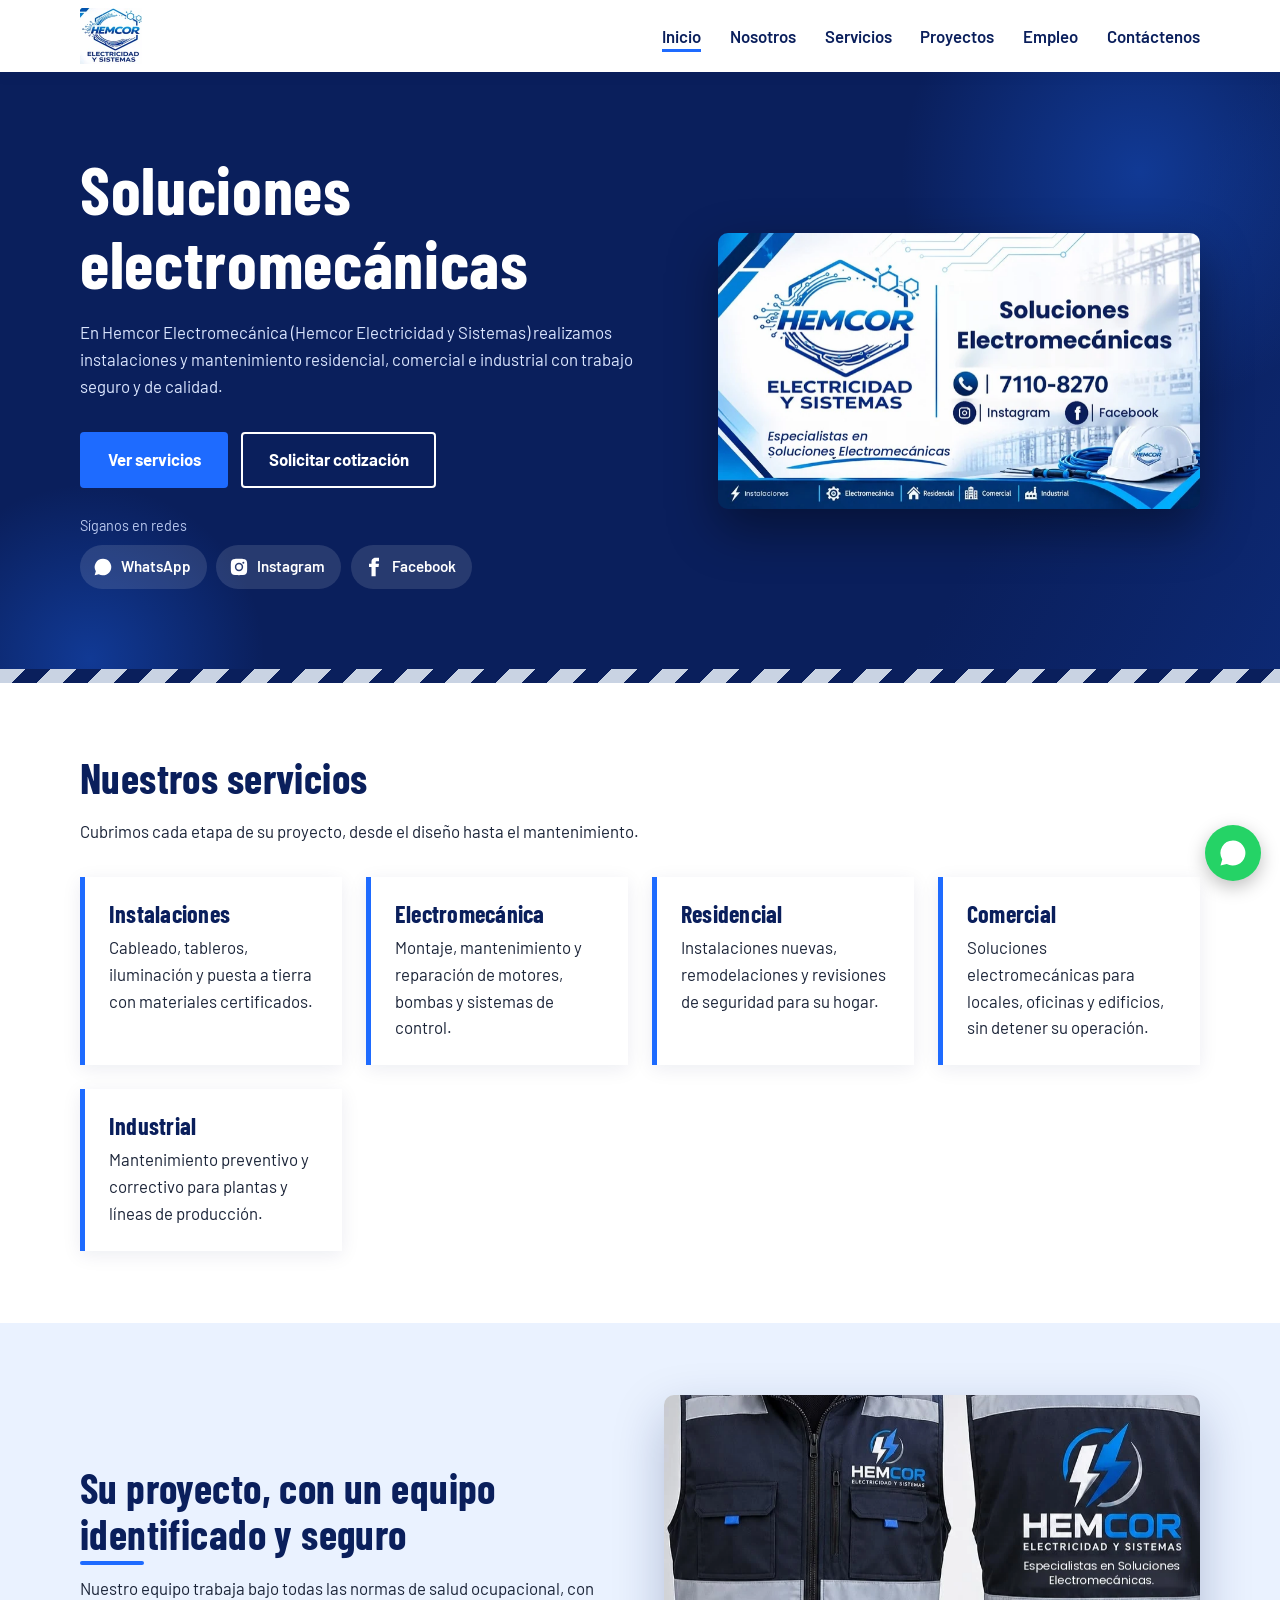
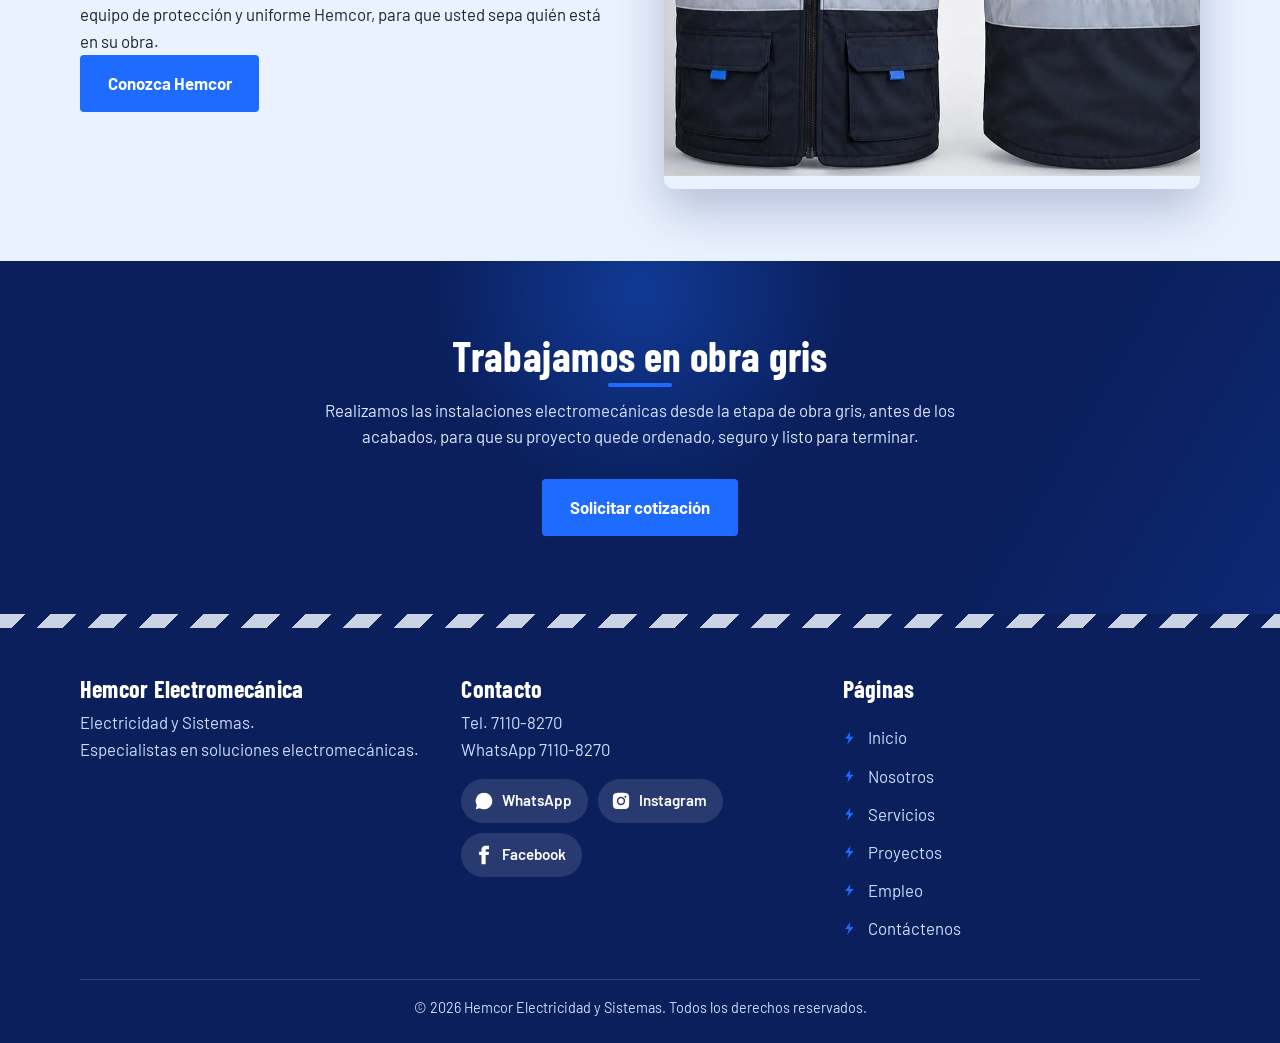
<file: index.html>
<!DOCTYPE html>
<html lang="es">
<head>
<meta charset="UTF-8">
<meta name="viewport" content="width=device-width, initial-scale=1">
<title>Hemcor Electromecánica | Electricidad y Sistemas en Costa Rica</title>
<meta name="description" content="Hemcor Electromecánica (Hemcor Electricidad y Sistemas): instalaciones eléctricas y electromecánicas residenciales, comerciales e industriales en Costa Rica. Cotice por WhatsApp al 7110-8270.">
<meta name="color-scheme" content="only light">
<meta name="theme-color" content="#0a1f5c">
<link rel="icon" type="image/png" sizes="32x32" href="images/favicon-32.png">
<link rel="apple-touch-icon" href="images/apple-touch-icon.png">
<link rel="canonical" href="https://hemcorelectromecanica.com/">
<meta property="og:type" content="website">
<meta property="og:locale" content="es_CR">
<meta property="og:site_name" content="Hemcor Electromecánica">
<meta property="og:title" content="Hemcor Electromecánica | Electricidad y Sistemas en Costa Rica">
<meta property="og:description" content="Hemcor Electromecánica (Hemcor Electricidad y Sistemas): instalaciones eléctricas y electromecánicas residenciales, comerciales e industriales en Costa Rica. Cotice por WhatsApp al 7110-8270.">
<meta property="og:url" content="https://hemcorelectromecanica.com/">
<meta property="og:image" content="https://hemcorelectromecanica.com/images/compartir.jpg">
<meta property="og:image:width" content="1200">
<meta property="og:image:height" content="630">
<meta name="twitter:card" content="summary_large_image">
<link rel="preload" href="fonts/barlow-latin-400-normal.woff2" as="font" type="font/woff2" crossorigin>
<link rel="preload" href="fonts/barlow-condensed-latin-700-normal.woff2" as="font" type="font/woff2" crossorigin>
<link rel="stylesheet" href="css/estilos.css">
<noscript><style>.reveal{opacity:1!important;transform:none!important}</style></noscript>
<script type="application/ld+json">{"@context":"https://schema.org","@type":"Electrician","name":"Hemcor Electromecánica","description":"Soluciones electromecánicas residenciales, comerciales e industriales.","url":"https://hemcorelectromecanica.com/","logo":"https://hemcorelectromecanica.com/images/logo.png","image":"https://hemcorelectromecanica.com/images/compartir.jpg","telephone":"+506 7110-8270","address":{"@type":"PostalAddress","addressCountry":"CR"},"areaServed":"Costa Rica","sameAs":["https://www.instagram.com/hemcor_electromecanica/","https://www.facebook.com/profile.php?id=61596458493257"],"alternateName":["Hemcor Electromecanica","Hemcor Electricidad y Sistemas","Hemcor"],"@id":"https://hemcorelectromecanica.com/#negocio"}</script>
<script type="application/ld+json">{"@context":"https://schema.org","@type":"WebSite","name":"Hemcor Electromecánica","alternateName":["Hemcor","Hemcor Electricidad y Sistemas"],"url":"https://hemcorelectromecanica.com/"}</script>
</head>
<body>
<header class="cabecera"><div class="contenedor">
<a class="logo-cab" href="index.html" aria-label="Inicio"><img src="images/logo.webp" width="124" height="112" alt="Hemcor Electricidad y Sistemas"></a>
<button class="hamburguesa" aria-label="Abrir menú" aria-expanded="false">&#9776;</button>
<nav><ul class="menu"><li><a href="index.html">Inicio</a></li><li><a href="nosotros.html">Nosotros</a></li><li><a href="servicios.html">Servicios</a></li><li><a href="proyectos.html">Proyectos</a></li><li><a href="empleo.html">Empleo</a></li><li><a href="contacto.html">Contáctenos</a></li></ul></nav>
</div></header>
<main>
<section class="hero"><div class="contenedor">
<div><h1>Soluciones electromecánicas</h1>
<p>En Hemcor Electromecánica (Hemcor Electricidad y Sistemas) realizamos instalaciones y mantenimiento residencial, comercial e industrial con trabajo seguro y de calidad.</p>
<div class="botones"><a class="btn" href="servicios.html">Ver servicios</a><a class="btn claro" href="contacto.html">Solicitar cotización</a></div>
<p class="siganos">Síganos en redes</p><div class="redes redes-hero"><a class="wa" href="https://wa.me/50671108270" target="_blank" rel="noopener"><svg viewBox="0 0 24 24" aria-hidden="true"><path d="M17.5 14.4c-.3-.1-1.8-.9-2-1-.3-.1-.5-.1-.7.1-.2.3-.8 1-.9 1.2-.2.2-.3.2-.6.1-.3-.1-1.2-.5-2.4-1.5-.9-.8-1.5-1.8-1.6-2.1-.2-.3 0-.5.1-.6l.4-.5c.2-.2.2-.3.3-.5.1-.2 0-.4 0-.5l-.9-2.2c-.2-.6-.5-.5-.7-.5h-.6c-.2 0-.5.1-.8.4-.3.3-1 1-1 2.5s1.1 2.9 1.2 3.1c.1.2 2.1 3.2 5.1 4.5 2.5 1 3 .8 3.6.7.6-.1 1.8-.7 2-1.4.2-.7.2-1.3.2-1.4-.1-.2-.3-.3-.6-.4zM12 2a10 10 0 0 0-8.6 15.1L2 22l5-1.3A10 10 0 1 0 12 2z"/></svg><span>WhatsApp</span></a><a class="ig" href="https://www.instagram.com/hemcor_electromecanica/" target="_blank" rel="noopener"><svg viewBox="0 0 24 24" aria-hidden="true"><path d="M12 2.2c3.2 0 3.6 0 4.8.1 3.3.1 4.8 1.7 4.9 4.9.1 1.3.1 1.6.1 4.8s0 3.6-.1 4.8c-.1 3.2-1.7 4.8-4.9 4.9-1.3.1-1.6.1-4.8.1s-3.6 0-4.8-.1c-3.3-.1-4.8-1.7-4.9-4.9C2.2 15.6 2.2 15.2 2.2 12s0-3.6.1-4.8C2.4 3.9 3.9 2.4 7.2 2.3 8.4 2.2 8.8 2.2 12 2.2zM12 7a5 5 0 1 0 0 10 5 5 0 0 0 0-10zm0 8.2a3.2 3.2 0 1 1 0-6.4 3.2 3.2 0 0 1 0 6.4zm5.2-9.6a1.2 1.2 0 1 0 0 2.4 1.2 1.2 0 0 0 0-2.4z"/></svg><span>Instagram</span></a><a class="fb" href="https://www.facebook.com/profile.php?id=61596458493257" target="_blank" rel="noopener"><svg viewBox="0 0 24 24" aria-hidden="true"><path d="M14 8V6c0-.9.6-1 1-1h3V1h-4c-4 0-5 3-5 5v2H6v4h3v11h5V12h3.5l.5-4z"/></svg><span>Facebook</span></a></div></div>
<div class="foto flota"><img src="images/tarjeta.webp" srcset="images/tarjeta-800.webp 800w, images/tarjeta.webp 1600w" sizes="(max-width: 820px) 92vw, 520px" width="1600" height="914" fetchpriority="high" alt="Tarjeta de presentación de Hemcor: soluciones electromecánicas"></div>
</div></section><div class="banda"></div>
<section class="seccion"><div class="contenedor"><h2>Nuestros servicios</h2><p>Cubrimos cada etapa de su proyecto, desde el diseño hasta el mantenimiento.</p>
<div class="rejilla"><div class="tarjeta reveal"><h3>Instalaciones</h3><p>Cableado, tableros, iluminación y puesta a tierra con materiales certificados.</p></div><div class="tarjeta reveal"><h3>Electromecánica</h3><p>Montaje, mantenimiento y reparación de motores, bombas y sistemas de control.</p></div><div class="tarjeta reveal"><h3>Residencial</h3><p>Instalaciones nuevas, remodelaciones y revisiones de seguridad para su hogar.</p></div><div class="tarjeta reveal"><h3>Comercial</h3><p>Soluciones electromecánicas para locales, oficinas y edificios, sin detener su operación.</p></div><div class="tarjeta reveal"><h3>Industrial</h3><p>Mantenimiento preventivo y correctivo para plantas y líneas de producción.</p></div></div></div></section>
<section class="seccion alt"><div class="contenedor dos">
<div class="reveal"><h2>Su proyecto, con un equipo identificado y seguro</h2><p>Nuestro equipo trabaja bajo todas las normas de salud ocupacional, con equipo de protección y uniforme Hemcor, para que usted sepa quién está en su obra.</p>
<a class="btn" href="nosotros.html">Conozca Hemcor</a></div>
<div class="foto reveal der"><img data-parallax src="images/chaleco.webp" width="1046" height="770" loading="lazy" decoding="async" alt="Chaleco de trabajo Hemcor"></div>
</div></section>
<section class="seccion obra"><div class="contenedor reveal"><h2>Trabajamos en obra gris</h2><p>Realizamos las instalaciones electromecánicas desde la etapa de obra gris, antes de los acabados, para que su proyecto quede ordenado, seguro y listo para terminar.</p><a class="btn" href="contacto.html">Solicitar cotización</a></div></section>
</main>
<div class="banda"></div>
<footer class="pie"><div class="contenedor">
<div class="rejilla">
<div><h3>Hemcor Electromecánica</h3><p>Electricidad y Sistemas.<br>Especialistas en soluciones electromecánicas.</p></div>
<div><h3>Contacto</h3><p><a href="tel:+50671108270">Tel. 7110-8270</a><br><a href="https://wa.me/50671108270" target="_blank" rel="noopener">WhatsApp 7110-8270</a></p><div class="redes"><a class="wa" href="https://wa.me/50671108270" target="_blank" rel="noopener"><svg viewBox="0 0 24 24" aria-hidden="true"><path d="M17.5 14.4c-.3-.1-1.8-.9-2-1-.3-.1-.5-.1-.7.1-.2.3-.8 1-.9 1.2-.2.2-.3.2-.6.1-.3-.1-1.2-.5-2.4-1.5-.9-.8-1.5-1.8-1.6-2.1-.2-.3 0-.5.1-.6l.4-.5c.2-.2.2-.3.3-.5.1-.2 0-.4 0-.5l-.9-2.2c-.2-.6-.5-.5-.7-.5h-.6c-.2 0-.5.1-.8.4-.3.3-1 1-1 2.5s1.1 2.9 1.2 3.1c.1.2 2.1 3.2 5.1 4.5 2.5 1 3 .8 3.6.7.6-.1 1.8-.7 2-1.4.2-.7.2-1.3.2-1.4-.1-.2-.3-.3-.6-.4zM12 2a10 10 0 0 0-8.6 15.1L2 22l5-1.3A10 10 0 1 0 12 2z"/></svg><span>WhatsApp</span></a><a class="ig" href="https://www.instagram.com/hemcor_electromecanica/" target="_blank" rel="noopener"><svg viewBox="0 0 24 24" aria-hidden="true"><path d="M12 2.2c3.2 0 3.6 0 4.8.1 3.3.1 4.8 1.7 4.9 4.9.1 1.3.1 1.6.1 4.8s0 3.6-.1 4.8c-.1 3.2-1.7 4.8-4.9 4.9-1.3.1-1.6.1-4.8.1s-3.6 0-4.8-.1c-3.3-.1-4.8-1.7-4.9-4.9C2.2 15.6 2.2 15.2 2.2 12s0-3.6.1-4.8C2.4 3.9 3.9 2.4 7.2 2.3 8.4 2.2 8.8 2.2 12 2.2zM12 7a5 5 0 1 0 0 10 5 5 0 0 0 0-10zm0 8.2a3.2 3.2 0 1 1 0-6.4 3.2 3.2 0 0 1 0 6.4zm5.2-9.6a1.2 1.2 0 1 0 0 2.4 1.2 1.2 0 0 0 0-2.4z"/></svg><span>Instagram</span></a><a class="fb" href="https://www.facebook.com/profile.php?id=61596458493257" target="_blank" rel="noopener"><svg viewBox="0 0 24 24" aria-hidden="true"><path d="M14 8V6c0-.9.6-1 1-1h3V1h-4c-4 0-5 3-5 5v2H6v4h3v11h5V12h3.5l.5-4z"/></svg><span>Facebook</span></a></div></div>
<div><h3>Páginas</h3><ul class="lista"><li><a href="index.html">Inicio</a></li><li><a href="nosotros.html">Nosotros</a></li><li><a href="servicios.html">Servicios</a></li><li><a href="proyectos.html">Proyectos</a></li><li><a href="empleo.html">Empleo</a></li><li><a href="contacto.html">Contáctenos</a></li></ul></div>
</div>
<p class="copy">© 2026 Hemcor Electricidad y Sistemas. Todos los derechos reservados.</p>
</div></footer>
<a class="wa-flotante" href="https://wa.me/50671108270" target="_blank" rel="noopener" aria-label="Escríbanos por WhatsApp"><svg viewBox="0 0 24 24" aria-hidden="true"><path d="M17.5 14.4c-.3-.1-1.8-.9-2-1-.3-.1-.5-.1-.7.1-.2.3-.8 1-.9 1.2-.2.2-.3.2-.6.1-.3-.1-1.2-.5-2.4-1.5-.9-.8-1.5-1.8-1.6-2.1-.2-.3 0-.5.1-.6l.4-.5c.2-.2.2-.3.3-.5.1-.2 0-.4 0-.5l-.9-2.2c-.2-.6-.5-.5-.7-.5h-.6c-.2 0-.5.1-.8.4-.3.3-1 1-1 2.5s1.1 2.9 1.2 3.1c.1.2 2.1 3.2 5.1 4.5 2.5 1 3 .8 3.6.7.6-.1 1.8-.7 2-1.4.2-.7.2-1.3.2-1.4-.1-.2-.3-.3-.6-.4zM12 2a10 10 0 0 0-8.6 15.1L2 22l5-1.3A10 10 0 1 0 12 2z"/></svg></a>
<button class="subir" aria-label="Volver arriba">&#8593;</button>
<script src="js/main.js" defer></script>
</body>
</html>
</file>
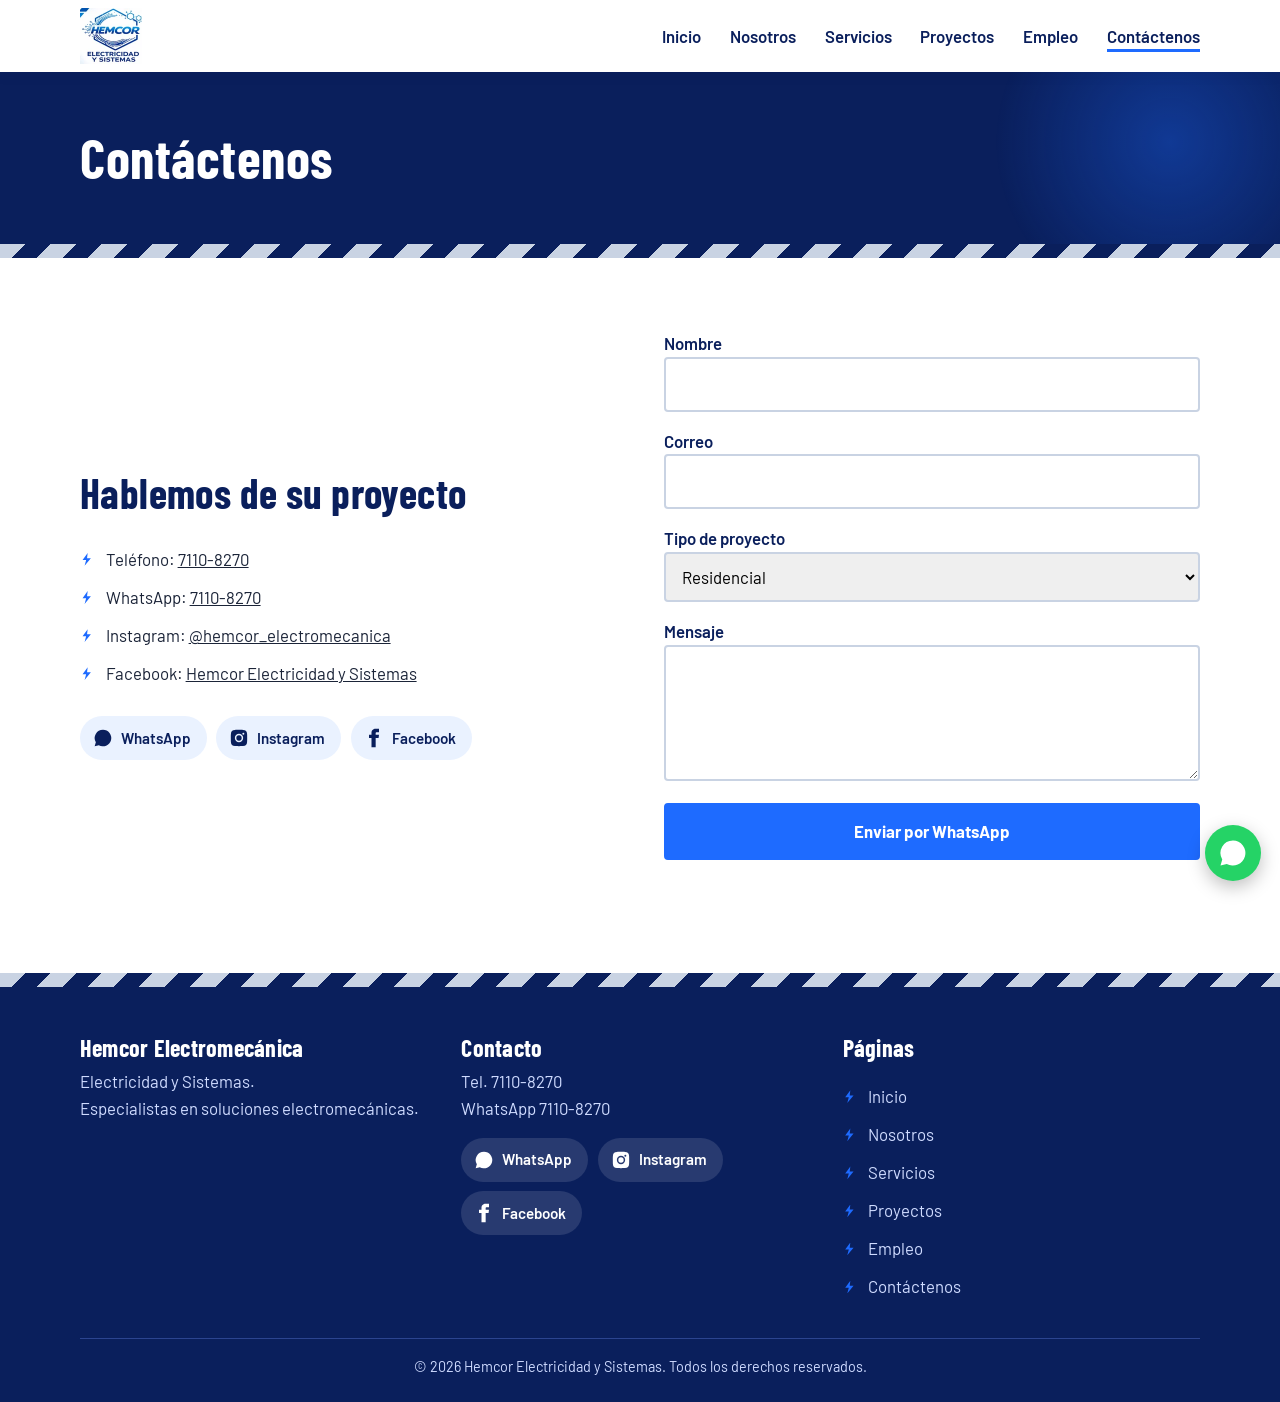
<file: contacto.html>
<!DOCTYPE html>
<html lang="es">
<head>
<meta charset="UTF-8">
<meta name="viewport" content="width=device-width, initial-scale=1">
<title>Contáctenos | Hemcor Electromecánica</title>
<meta name="description" content="Contacte a Hemcor por teléfono o WhatsApp al 7110-8270, Instagram o Facebook. Cotizaciones para proyectos eléctricos y electromecánicos.">
<meta name="color-scheme" content="only light">
<meta name="theme-color" content="#0a1f5c">
<link rel="icon" type="image/png" sizes="32x32" href="images/favicon-32.png">
<link rel="apple-touch-icon" href="images/apple-touch-icon.png">
<link rel="canonical" href="https://hemcorelectromecanica.com/contacto">
<meta property="og:type" content="website">
<meta property="og:locale" content="es_CR">
<meta property="og:site_name" content="Hemcor Electromecánica">
<meta property="og:title" content="Contáctenos | Hemcor Electromecánica">
<meta property="og:description" content="Contacte a Hemcor por teléfono o WhatsApp al 7110-8270, Instagram o Facebook. Cotizaciones para proyectos eléctricos y electromecánicos.">
<meta property="og:url" content="https://hemcorelectromecanica.com/contacto">
<meta property="og:image" content="https://hemcorelectromecanica.com/images/compartir.jpg">
<meta property="og:image:width" content="1200">
<meta property="og:image:height" content="630">
<meta name="twitter:card" content="summary_large_image">
<link rel="preload" href="fonts/barlow-latin-400-normal.woff2" as="font" type="font/woff2" crossorigin>
<link rel="preload" href="fonts/barlow-condensed-latin-700-normal.woff2" as="font" type="font/woff2" crossorigin>
<link rel="stylesheet" href="css/estilos.css">
<noscript><style>.reveal{opacity:1!important;transform:none!important}</style></noscript>
</head>
<body>
<header class="cabecera"><div class="contenedor">
<a class="logo-cab" href="index.html" aria-label="Inicio"><img src="images/logo.webp" width="124" height="112" alt="Hemcor Electricidad y Sistemas"></a>
<button class="hamburguesa" aria-label="Abrir menú" aria-expanded="false">&#9776;</button>
<nav><ul class="menu"><li><a href="index.html">Inicio</a></li><li><a href="nosotros.html">Nosotros</a></li><li><a href="servicios.html">Servicios</a></li><li><a href="proyectos.html">Proyectos</a></li><li><a href="empleo.html">Empleo</a></li><li><a href="contacto.html">Contáctenos</a></li></ul></nav>
</div></header>
<main>
<section class="pagina-titulo"><div class="contenedor"><h1>Contáctenos</h1></div></section><div class="banda"></div>
<section class="seccion"><div class="contenedor dos">
<div><h2>Hablemos de su proyecto</h2><ul class="lista"><li>Teléfono: <a href="tel:+50671108270">7110-8270</a></li><li>WhatsApp: <a href="https://wa.me/50671108270" target="_blank" rel="noopener">7110-8270</a></li><li>Instagram: <a href="https://www.instagram.com/hemcor_electromecanica/" target="_blank" rel="noopener">@hemcor_electromecanica</a></li><li>Facebook: <a href="https://www.facebook.com/profile.php?id=61596458493257" target="_blank" rel="noopener">Hemcor Electricidad y Sistemas</a></li></ul><div class="redes en-claro"><a class="wa" href="https://wa.me/50671108270" target="_blank" rel="noopener"><svg viewBox="0 0 24 24" aria-hidden="true"><path d="M17.5 14.4c-.3-.1-1.8-.9-2-1-.3-.1-.5-.1-.7.1-.2.3-.8 1-.9 1.2-.2.2-.3.2-.6.1-.3-.1-1.2-.5-2.4-1.5-.9-.8-1.5-1.8-1.6-2.1-.2-.3 0-.5.1-.6l.4-.5c.2-.2.2-.3.3-.5.1-.2 0-.4 0-.5l-.9-2.2c-.2-.6-.5-.5-.7-.5h-.6c-.2 0-.5.1-.8.4-.3.3-1 1-1 2.5s1.1 2.9 1.2 3.1c.1.2 2.1 3.2 5.1 4.5 2.5 1 3 .8 3.6.7.6-.1 1.8-.7 2-1.4.2-.7.2-1.3.2-1.4-.1-.2-.3-.3-.6-.4zM12 2a10 10 0 0 0-8.6 15.1L2 22l5-1.3A10 10 0 1 0 12 2z"/></svg><span>WhatsApp</span></a><a class="ig" href="https://www.instagram.com/hemcor_electromecanica/" target="_blank" rel="noopener"><svg viewBox="0 0 24 24" aria-hidden="true"><path d="M12 2.2c3.2 0 3.6 0 4.8.1 3.3.1 4.8 1.7 4.9 4.9.1 1.3.1 1.6.1 4.8s0 3.6-.1 4.8c-.1 3.2-1.7 4.8-4.9 4.9-1.3.1-1.6.1-4.8.1s-3.6 0-4.8-.1c-3.3-.1-4.8-1.7-4.9-4.9C2.2 15.6 2.2 15.2 2.2 12s0-3.6.1-4.8C2.4 3.9 3.9 2.4 7.2 2.3 8.4 2.2 8.8 2.2 12 2.2zM12 7a5 5 0 1 0 0 10 5 5 0 0 0 0-10zm0 8.2a3.2 3.2 0 1 1 0-6.4 3.2 3.2 0 0 1 0 6.4zm5.2-9.6a1.2 1.2 0 1 0 0 2.4 1.2 1.2 0 0 0 0-2.4z"/></svg><span>Instagram</span></a><a class="fb" href="https://www.facebook.com/profile.php?id=61596458493257" target="_blank" rel="noopener"><svg viewBox="0 0 24 24" aria-hidden="true"><path d="M14 8V6c0-.9.6-1 1-1h3V1h-4c-4 0-5 3-5 5v2H6v4h3v11h5V12h3.5l.5-4z"/></svg><span>Facebook</span></a></div></div>
<form id="form-contacto">
<div><label for="nombre">Nombre</label><input id="nombre" name="nombre" autocomplete="name" required></div>
<div><label for="correo">Correo</label><input id="correo" name="correo" type="email" autocomplete="email" required></div>
<div><label for="tipo">Tipo de proyecto</label><select id="tipo" name="tipo"><option>Residencial</option><option>Comercial</option><option>Industrial</option><option>Electromecánica</option><option>Otro</option></select></div>
<div><label for="mensaje">Mensaje</label><textarea id="mensaje" name="mensaje" rows="4" required></textarea></div>
<button class="btn" type="submit">Enviar por WhatsApp</button><p class="aviso" role="status"></p>
</form></div></section>
</main>
<div class="banda"></div>
<footer class="pie"><div class="contenedor">
<div class="rejilla">
<div><h3>Hemcor Electromecánica</h3><p>Electricidad y Sistemas.<br>Especialistas en soluciones electromecánicas.</p></div>
<div><h3>Contacto</h3><p><a href="tel:+50671108270">Tel. 7110-8270</a><br><a href="https://wa.me/50671108270" target="_blank" rel="noopener">WhatsApp 7110-8270</a></p><div class="redes"><a class="wa" href="https://wa.me/50671108270" target="_blank" rel="noopener"><svg viewBox="0 0 24 24" aria-hidden="true"><path d="M17.5 14.4c-.3-.1-1.8-.9-2-1-.3-.1-.5-.1-.7.1-.2.3-.8 1-.9 1.2-.2.2-.3.2-.6.1-.3-.1-1.2-.5-2.4-1.5-.9-.8-1.5-1.8-1.6-2.1-.2-.3 0-.5.1-.6l.4-.5c.2-.2.2-.3.3-.5.1-.2 0-.4 0-.5l-.9-2.2c-.2-.6-.5-.5-.7-.5h-.6c-.2 0-.5.1-.8.4-.3.3-1 1-1 2.5s1.1 2.9 1.2 3.1c.1.2 2.1 3.2 5.1 4.5 2.5 1 3 .8 3.6.7.6-.1 1.8-.7 2-1.4.2-.7.2-1.3.2-1.4-.1-.2-.3-.3-.6-.4zM12 2a10 10 0 0 0-8.6 15.1L2 22l5-1.3A10 10 0 1 0 12 2z"/></svg><span>WhatsApp</span></a><a class="ig" href="https://www.instagram.com/hemcor_electromecanica/" target="_blank" rel="noopener"><svg viewBox="0 0 24 24" aria-hidden="true"><path d="M12 2.2c3.2 0 3.6 0 4.8.1 3.3.1 4.8 1.7 4.9 4.9.1 1.3.1 1.6.1 4.8s0 3.6-.1 4.8c-.1 3.2-1.7 4.8-4.9 4.9-1.3.1-1.6.1-4.8.1s-3.6 0-4.8-.1c-3.3-.1-4.8-1.7-4.9-4.9C2.2 15.6 2.2 15.2 2.2 12s0-3.6.1-4.8C2.4 3.9 3.9 2.4 7.2 2.3 8.4 2.2 8.8 2.2 12 2.2zM12 7a5 5 0 1 0 0 10 5 5 0 0 0 0-10zm0 8.2a3.2 3.2 0 1 1 0-6.4 3.2 3.2 0 0 1 0 6.4zm5.2-9.6a1.2 1.2 0 1 0 0 2.4 1.2 1.2 0 0 0 0-2.4z"/></svg><span>Instagram</span></a><a class="fb" href="https://www.facebook.com/profile.php?id=61596458493257" target="_blank" rel="noopener"><svg viewBox="0 0 24 24" aria-hidden="true"><path d="M14 8V6c0-.9.6-1 1-1h3V1h-4c-4 0-5 3-5 5v2H6v4h3v11h5V12h3.5l.5-4z"/></svg><span>Facebook</span></a></div></div>
<div><h3>Páginas</h3><ul class="lista"><li><a href="index.html">Inicio</a></li><li><a href="nosotros.html">Nosotros</a></li><li><a href="servicios.html">Servicios</a></li><li><a href="proyectos.html">Proyectos</a></li><li><a href="empleo.html">Empleo</a></li><li><a href="contacto.html">Contáctenos</a></li></ul></div>
</div>
<p class="copy">© 2026 Hemcor Electricidad y Sistemas. Todos los derechos reservados.</p>
</div></footer>
<a class="wa-flotante" href="https://wa.me/50671108270" target="_blank" rel="noopener" aria-label="Escríbanos por WhatsApp"><svg viewBox="0 0 24 24" aria-hidden="true"><path d="M17.5 14.4c-.3-.1-1.8-.9-2-1-.3-.1-.5-.1-.7.1-.2.3-.8 1-.9 1.2-.2.2-.3.2-.6.1-.3-.1-1.2-.5-2.4-1.5-.9-.8-1.5-1.8-1.6-2.1-.2-.3 0-.5.1-.6l.4-.5c.2-.2.2-.3.3-.5.1-.2 0-.4 0-.5l-.9-2.2c-.2-.6-.5-.5-.7-.5h-.6c-.2 0-.5.1-.8.4-.3.3-1 1-1 2.5s1.1 2.9 1.2 3.1c.1.2 2.1 3.2 5.1 4.5 2.5 1 3 .8 3.6.7.6-.1 1.8-.7 2-1.4.2-.7.2-1.3.2-1.4-.1-.2-.3-.3-.6-.4zM12 2a10 10 0 0 0-8.6 15.1L2 22l5-1.3A10 10 0 1 0 12 2z"/></svg></a>
<button class="subir" aria-label="Volver arriba">&#8593;</button>
<script src="js/main.js" defer></script>
</body>
</html>
</file>
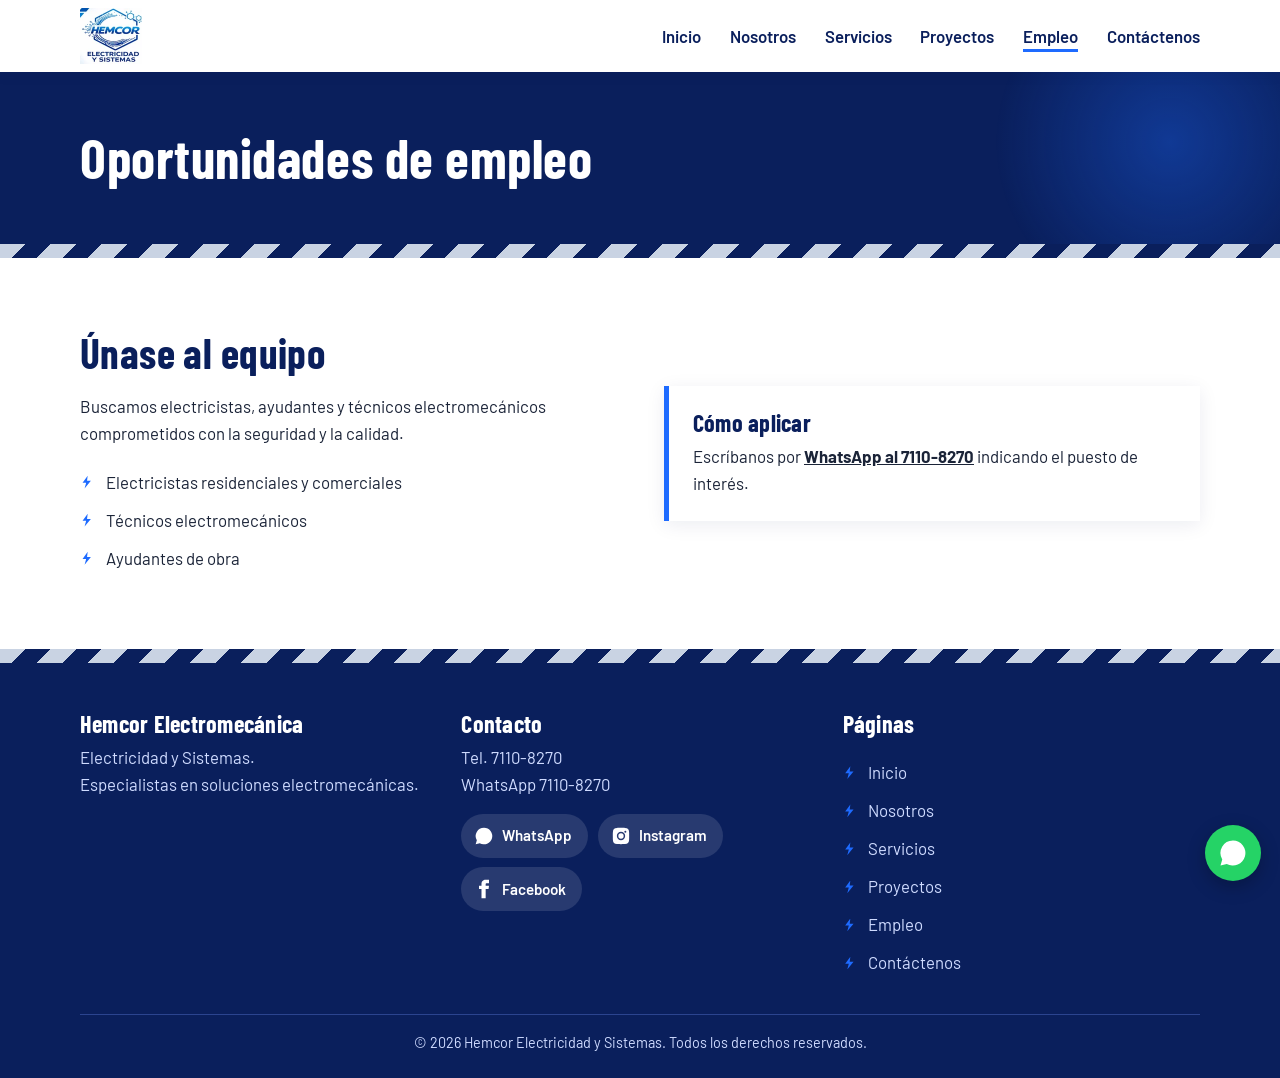
<file: empleo.html>
<!DOCTYPE html>
<html lang="es">
<head>
<meta charset="UTF-8">
<meta name="viewport" content="width=device-width, initial-scale=1">
<title>Oportunidades de empleo | Hemcor Electromecánica</title>
<meta name="description" content="Trabaje con Hemcor: buscamos electricistas, técnicos electromecánicos y ayudantes de obra. Aplique por WhatsApp.">
<meta name="color-scheme" content="only light">
<meta name="theme-color" content="#0a1f5c">
<link rel="icon" type="image/png" sizes="32x32" href="images/favicon-32.png">
<link rel="apple-touch-icon" href="images/apple-touch-icon.png">
<link rel="canonical" href="https://hemcorelectromecanica.com/empleo">
<meta property="og:type" content="website">
<meta property="og:locale" content="es_CR">
<meta property="og:site_name" content="Hemcor Electromecánica">
<meta property="og:title" content="Oportunidades de empleo | Hemcor Electromecánica">
<meta property="og:description" content="Trabaje con Hemcor: buscamos electricistas, técnicos electromecánicos y ayudantes de obra. Aplique por WhatsApp.">
<meta property="og:url" content="https://hemcorelectromecanica.com/empleo">
<meta property="og:image" content="https://hemcorelectromecanica.com/images/compartir.jpg">
<meta property="og:image:width" content="1200">
<meta property="og:image:height" content="630">
<meta name="twitter:card" content="summary_large_image">
<link rel="preload" href="fonts/barlow-latin-400-normal.woff2" as="font" type="font/woff2" crossorigin>
<link rel="preload" href="fonts/barlow-condensed-latin-700-normal.woff2" as="font" type="font/woff2" crossorigin>
<link rel="stylesheet" href="css/estilos.css">
<noscript><style>.reveal{opacity:1!important;transform:none!important}</style></noscript>
</head>
<body>
<header class="cabecera"><div class="contenedor">
<a class="logo-cab" href="index.html" aria-label="Inicio"><img src="images/logo.webp" width="124" height="112" alt="Hemcor Electricidad y Sistemas"></a>
<button class="hamburguesa" aria-label="Abrir menú" aria-expanded="false">&#9776;</button>
<nav><ul class="menu"><li><a href="index.html">Inicio</a></li><li><a href="nosotros.html">Nosotros</a></li><li><a href="servicios.html">Servicios</a></li><li><a href="proyectos.html">Proyectos</a></li><li><a href="empleo.html">Empleo</a></li><li><a href="contacto.html">Contáctenos</a></li></ul></nav>
</div></header>
<main>
<section class="pagina-titulo"><div class="contenedor"><h1>Oportunidades de empleo</h1></div></section><div class="banda"></div>
<section class="seccion"><div class="contenedor dos"><div><h2>Únase al equipo</h2><p>Buscamos electricistas, ayudantes y técnicos electromecánicos comprometidos con la seguridad y la calidad.</p>
<ul class="lista"><li>Electricistas residenciales y comerciales</li><li>Técnicos electromecánicos</li><li>Ayudantes de obra</li></ul></div>
<div class="tarjeta"><h3>Cómo aplicar</h3><p>Escríbanos por <a href="https://wa.me/50671108270" target="_blank" rel="noopener"><strong>WhatsApp al 7110-8270</strong></a> indicando el puesto de interés.</p></div></div></section>
</main>
<div class="banda"></div>
<footer class="pie"><div class="contenedor">
<div class="rejilla">
<div><h3>Hemcor Electromecánica</h3><p>Electricidad y Sistemas.<br>Especialistas en soluciones electromecánicas.</p></div>
<div><h3>Contacto</h3><p><a href="tel:+50671108270">Tel. 7110-8270</a><br><a href="https://wa.me/50671108270" target="_blank" rel="noopener">WhatsApp 7110-8270</a></p><div class="redes"><a class="wa" href="https://wa.me/50671108270" target="_blank" rel="noopener"><svg viewBox="0 0 24 24" aria-hidden="true"><path d="M17.5 14.4c-.3-.1-1.8-.9-2-1-.3-.1-.5-.1-.7.1-.2.3-.8 1-.9 1.2-.2.2-.3.2-.6.1-.3-.1-1.2-.5-2.4-1.5-.9-.8-1.5-1.8-1.6-2.1-.2-.3 0-.5.1-.6l.4-.5c.2-.2.2-.3.3-.5.1-.2 0-.4 0-.5l-.9-2.2c-.2-.6-.5-.5-.7-.5h-.6c-.2 0-.5.1-.8.4-.3.3-1 1-1 2.5s1.1 2.9 1.2 3.1c.1.2 2.1 3.2 5.1 4.5 2.5 1 3 .8 3.6.7.6-.1 1.8-.7 2-1.4.2-.7.2-1.3.2-1.4-.1-.2-.3-.3-.6-.4zM12 2a10 10 0 0 0-8.6 15.1L2 22l5-1.3A10 10 0 1 0 12 2z"/></svg><span>WhatsApp</span></a><a class="ig" href="https://www.instagram.com/hemcor_electromecanica/" target="_blank" rel="noopener"><svg viewBox="0 0 24 24" aria-hidden="true"><path d="M12 2.2c3.2 0 3.6 0 4.8.1 3.3.1 4.8 1.7 4.9 4.9.1 1.3.1 1.6.1 4.8s0 3.6-.1 4.8c-.1 3.2-1.7 4.8-4.9 4.9-1.3.1-1.6.1-4.8.1s-3.6 0-4.8-.1c-3.3-.1-4.8-1.7-4.9-4.9C2.2 15.6 2.2 15.2 2.2 12s0-3.6.1-4.8C2.4 3.9 3.9 2.4 7.2 2.3 8.4 2.2 8.8 2.2 12 2.2zM12 7a5 5 0 1 0 0 10 5 5 0 0 0 0-10zm0 8.2a3.2 3.2 0 1 1 0-6.4 3.2 3.2 0 0 1 0 6.4zm5.2-9.6a1.2 1.2 0 1 0 0 2.4 1.2 1.2 0 0 0 0-2.4z"/></svg><span>Instagram</span></a><a class="fb" href="https://www.facebook.com/profile.php?id=61596458493257" target="_blank" rel="noopener"><svg viewBox="0 0 24 24" aria-hidden="true"><path d="M14 8V6c0-.9.6-1 1-1h3V1h-4c-4 0-5 3-5 5v2H6v4h3v11h5V12h3.5l.5-4z"/></svg><span>Facebook</span></a></div></div>
<div><h3>Páginas</h3><ul class="lista"><li><a href="index.html">Inicio</a></li><li><a href="nosotros.html">Nosotros</a></li><li><a href="servicios.html">Servicios</a></li><li><a href="proyectos.html">Proyectos</a></li><li><a href="empleo.html">Empleo</a></li><li><a href="contacto.html">Contáctenos</a></li></ul></div>
</div>
<p class="copy">© 2026 Hemcor Electricidad y Sistemas. Todos los derechos reservados.</p>
</div></footer>
<a class="wa-flotante" href="https://wa.me/50671108270" target="_blank" rel="noopener" aria-label="Escríbanos por WhatsApp"><svg viewBox="0 0 24 24" aria-hidden="true"><path d="M17.5 14.4c-.3-.1-1.8-.9-2-1-.3-.1-.5-.1-.7.1-.2.3-.8 1-.9 1.2-.2.2-.3.2-.6.1-.3-.1-1.2-.5-2.4-1.5-.9-.8-1.5-1.8-1.6-2.1-.2-.3 0-.5.1-.6l.4-.5c.2-.2.2-.3.3-.5.1-.2 0-.4 0-.5l-.9-2.2c-.2-.6-.5-.5-.7-.5h-.6c-.2 0-.5.1-.8.4-.3.3-1 1-1 2.5s1.1 2.9 1.2 3.1c.1.2 2.1 3.2 5.1 4.5 2.5 1 3 .8 3.6.7.6-.1 1.8-.7 2-1.4.2-.7.2-1.3.2-1.4-.1-.2-.3-.3-.6-.4zM12 2a10 10 0 0 0-8.6 15.1L2 22l5-1.3A10 10 0 1 0 12 2z"/></svg></a>
<button class="subir" aria-label="Volver arriba">&#8593;</button>
<script src="js/main.js" defer></script>
</body>
</html>
</file>
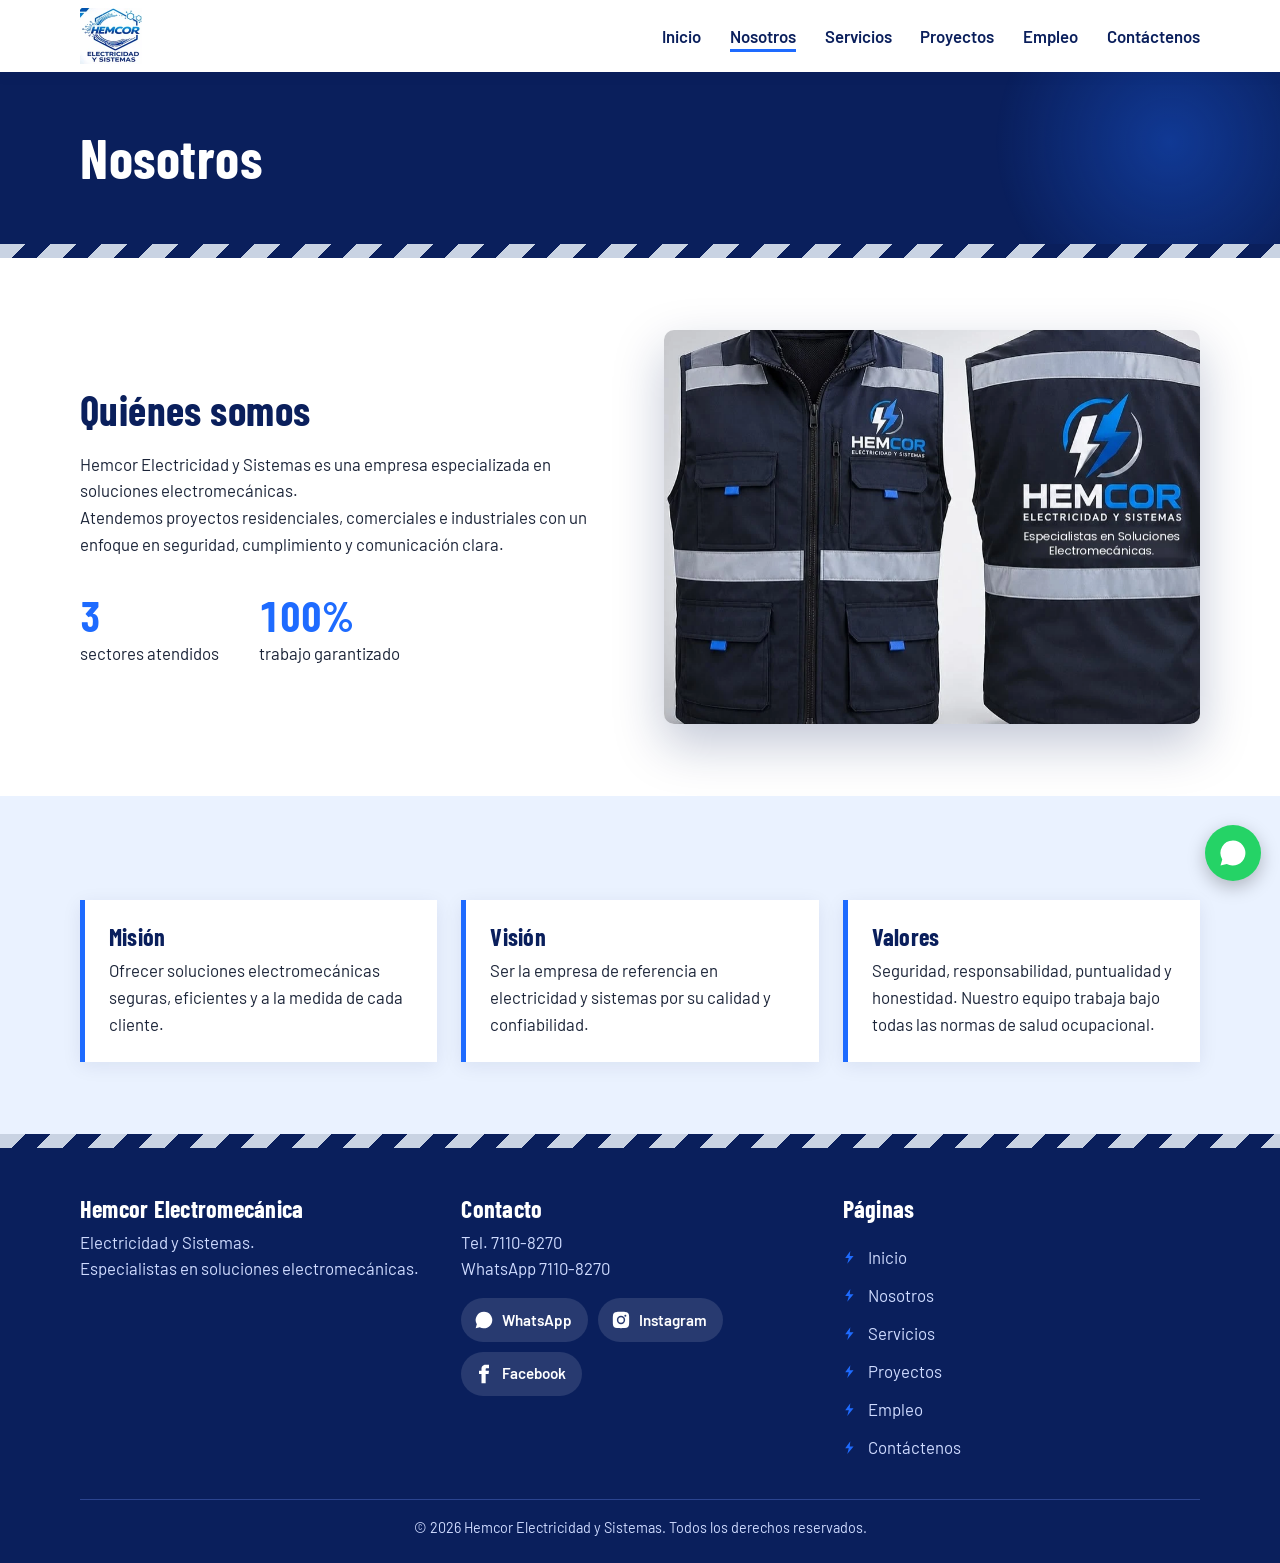
<file: nosotros.html>
<!DOCTYPE html>
<html lang="es">
<head>
<meta charset="UTF-8">
<meta name="viewport" content="width=device-width, initial-scale=1">
<title>Nosotros | Hemcor Electromecánica</title>
<meta name="description" content="Conozca a Hemcor: misión, visión y valores de una empresa electromecánica enfocada en seguridad, cumplimiento y comunicación clara.">
<meta name="color-scheme" content="only light">
<meta name="theme-color" content="#0a1f5c">
<link rel="icon" type="image/png" sizes="32x32" href="images/favicon-32.png">
<link rel="apple-touch-icon" href="images/apple-touch-icon.png">
<link rel="canonical" href="https://hemcorelectromecanica.com/nosotros">
<meta property="og:type" content="website">
<meta property="og:locale" content="es_CR">
<meta property="og:site_name" content="Hemcor Electromecánica">
<meta property="og:title" content="Nosotros | Hemcor Electromecánica">
<meta property="og:description" content="Conozca a Hemcor: misión, visión y valores de una empresa electromecánica enfocada en seguridad, cumplimiento y comunicación clara.">
<meta property="og:url" content="https://hemcorelectromecanica.com/nosotros">
<meta property="og:image" content="https://hemcorelectromecanica.com/images/compartir.jpg">
<meta property="og:image:width" content="1200">
<meta property="og:image:height" content="630">
<meta name="twitter:card" content="summary_large_image">
<link rel="preload" href="fonts/barlow-latin-400-normal.woff2" as="font" type="font/woff2" crossorigin>
<link rel="preload" href="fonts/barlow-condensed-latin-700-normal.woff2" as="font" type="font/woff2" crossorigin>
<link rel="stylesheet" href="css/estilos.css">
<noscript><style>.reveal{opacity:1!important;transform:none!important}</style></noscript>
</head>
<body>
<header class="cabecera"><div class="contenedor">
<a class="logo-cab" href="index.html" aria-label="Inicio"><img src="images/logo.webp" width="124" height="112" alt="Hemcor Electricidad y Sistemas"></a>
<button class="hamburguesa" aria-label="Abrir menú" aria-expanded="false">&#9776;</button>
<nav><ul class="menu"><li><a href="index.html">Inicio</a></li><li><a href="nosotros.html">Nosotros</a></li><li><a href="servicios.html">Servicios</a></li><li><a href="proyectos.html">Proyectos</a></li><li><a href="empleo.html">Empleo</a></li><li><a href="contacto.html">Contáctenos</a></li></ul></nav>
</div></header>
<main>
<section class="pagina-titulo"><div class="contenedor"><h1>Nosotros</h1></div></section><div class="banda"></div>
<section class="seccion"><div class="contenedor dos">
<div><h2>Quiénes somos</h2><p>Hemcor Electricidad y Sistemas es una empresa especializada en soluciones electromecánicas.</p>
<p>Atendemos proyectos residenciales, comerciales e industriales con un enfoque en seguridad, cumplimiento y comunicación clara.</p>
<div class="cifras"><div><strong>3</strong>sectores atendidos</div><div><strong>100%</strong>trabajo garantizado</div></div></div>
<div class="foto reveal der"><img data-parallax src="images/chaleco.webp" width="1046" height="770" loading="lazy" decoding="async" alt="Uniforme de trabajo Hemcor"></div></div></section>
<section class="seccion alt"><div class="contenedor"><div class="rejilla">
<div class="tarjeta reveal"><h3>Misión</h3><p>Ofrecer soluciones electromecánicas seguras, eficientes y a la medida de cada cliente.</p></div>
<div class="tarjeta reveal"><h3>Visión</h3><p>Ser la empresa de referencia en electricidad y sistemas por su calidad y confiabilidad.</p></div>
<div class="tarjeta reveal"><h3>Valores</h3><p>Seguridad, responsabilidad, puntualidad y honestidad. Nuestro equipo trabaja bajo todas las normas de salud ocupacional.</p></div></div></div></section>
</main>
<div class="banda"></div>
<footer class="pie"><div class="contenedor">
<div class="rejilla">
<div><h3>Hemcor Electromecánica</h3><p>Electricidad y Sistemas.<br>Especialistas en soluciones electromecánicas.</p></div>
<div><h3>Contacto</h3><p><a href="tel:+50671108270">Tel. 7110-8270</a><br><a href="https://wa.me/50671108270" target="_blank" rel="noopener">WhatsApp 7110-8270</a></p><div class="redes"><a class="wa" href="https://wa.me/50671108270" target="_blank" rel="noopener"><svg viewBox="0 0 24 24" aria-hidden="true"><path d="M17.5 14.4c-.3-.1-1.8-.9-2-1-.3-.1-.5-.1-.7.1-.2.3-.8 1-.9 1.2-.2.2-.3.2-.6.1-.3-.1-1.2-.5-2.4-1.5-.9-.8-1.5-1.8-1.6-2.1-.2-.3 0-.5.1-.6l.4-.5c.2-.2.2-.3.3-.5.1-.2 0-.4 0-.5l-.9-2.2c-.2-.6-.5-.5-.7-.5h-.6c-.2 0-.5.1-.8.4-.3.3-1 1-1 2.5s1.1 2.9 1.2 3.1c.1.2 2.1 3.2 5.1 4.5 2.5 1 3 .8 3.6.7.6-.1 1.8-.7 2-1.4.2-.7.2-1.3.2-1.4-.1-.2-.3-.3-.6-.4zM12 2a10 10 0 0 0-8.6 15.1L2 22l5-1.3A10 10 0 1 0 12 2z"/></svg><span>WhatsApp</span></a><a class="ig" href="https://www.instagram.com/hemcor_electromecanica/" target="_blank" rel="noopener"><svg viewBox="0 0 24 24" aria-hidden="true"><path d="M12 2.2c3.2 0 3.6 0 4.8.1 3.3.1 4.8 1.7 4.9 4.9.1 1.3.1 1.6.1 4.8s0 3.6-.1 4.8c-.1 3.2-1.7 4.8-4.9 4.9-1.3.1-1.6.1-4.8.1s-3.6 0-4.8-.1c-3.3-.1-4.8-1.7-4.9-4.9C2.2 15.6 2.2 15.2 2.2 12s0-3.6.1-4.8C2.4 3.9 3.9 2.4 7.2 2.3 8.4 2.2 8.8 2.2 12 2.2zM12 7a5 5 0 1 0 0 10 5 5 0 0 0 0-10zm0 8.2a3.2 3.2 0 1 1 0-6.4 3.2 3.2 0 0 1 0 6.4zm5.2-9.6a1.2 1.2 0 1 0 0 2.4 1.2 1.2 0 0 0 0-2.4z"/></svg><span>Instagram</span></a><a class="fb" href="https://www.facebook.com/profile.php?id=61596458493257" target="_blank" rel="noopener"><svg viewBox="0 0 24 24" aria-hidden="true"><path d="M14 8V6c0-.9.6-1 1-1h3V1h-4c-4 0-5 3-5 5v2H6v4h3v11h5V12h3.5l.5-4z"/></svg><span>Facebook</span></a></div></div>
<div><h3>Páginas</h3><ul class="lista"><li><a href="index.html">Inicio</a></li><li><a href="nosotros.html">Nosotros</a></li><li><a href="servicios.html">Servicios</a></li><li><a href="proyectos.html">Proyectos</a></li><li><a href="empleo.html">Empleo</a></li><li><a href="contacto.html">Contáctenos</a></li></ul></div>
</div>
<p class="copy">© 2026 Hemcor Electricidad y Sistemas. Todos los derechos reservados.</p>
</div></footer>
<a class="wa-flotante" href="https://wa.me/50671108270" target="_blank" rel="noopener" aria-label="Escríbanos por WhatsApp"><svg viewBox="0 0 24 24" aria-hidden="true"><path d="M17.5 14.4c-.3-.1-1.8-.9-2-1-.3-.1-.5-.1-.7.1-.2.3-.8 1-.9 1.2-.2.2-.3.2-.6.1-.3-.1-1.2-.5-2.4-1.5-.9-.8-1.5-1.8-1.6-2.1-.2-.3 0-.5.1-.6l.4-.5c.2-.2.2-.3.3-.5.1-.2 0-.4 0-.5l-.9-2.2c-.2-.6-.5-.5-.7-.5h-.6c-.2 0-.5.1-.8.4-.3.3-1 1-1 2.5s1.1 2.9 1.2 3.1c.1.2 2.1 3.2 5.1 4.5 2.5 1 3 .8 3.6.7.6-.1 1.8-.7 2-1.4.2-.7.2-1.3.2-1.4-.1-.2-.3-.3-.6-.4zM12 2a10 10 0 0 0-8.6 15.1L2 22l5-1.3A10 10 0 1 0 12 2z"/></svg></a>
<button class="subir" aria-label="Volver arriba">&#8593;</button>
<script src="js/main.js" defer></script>
</body>
</html>
</file>
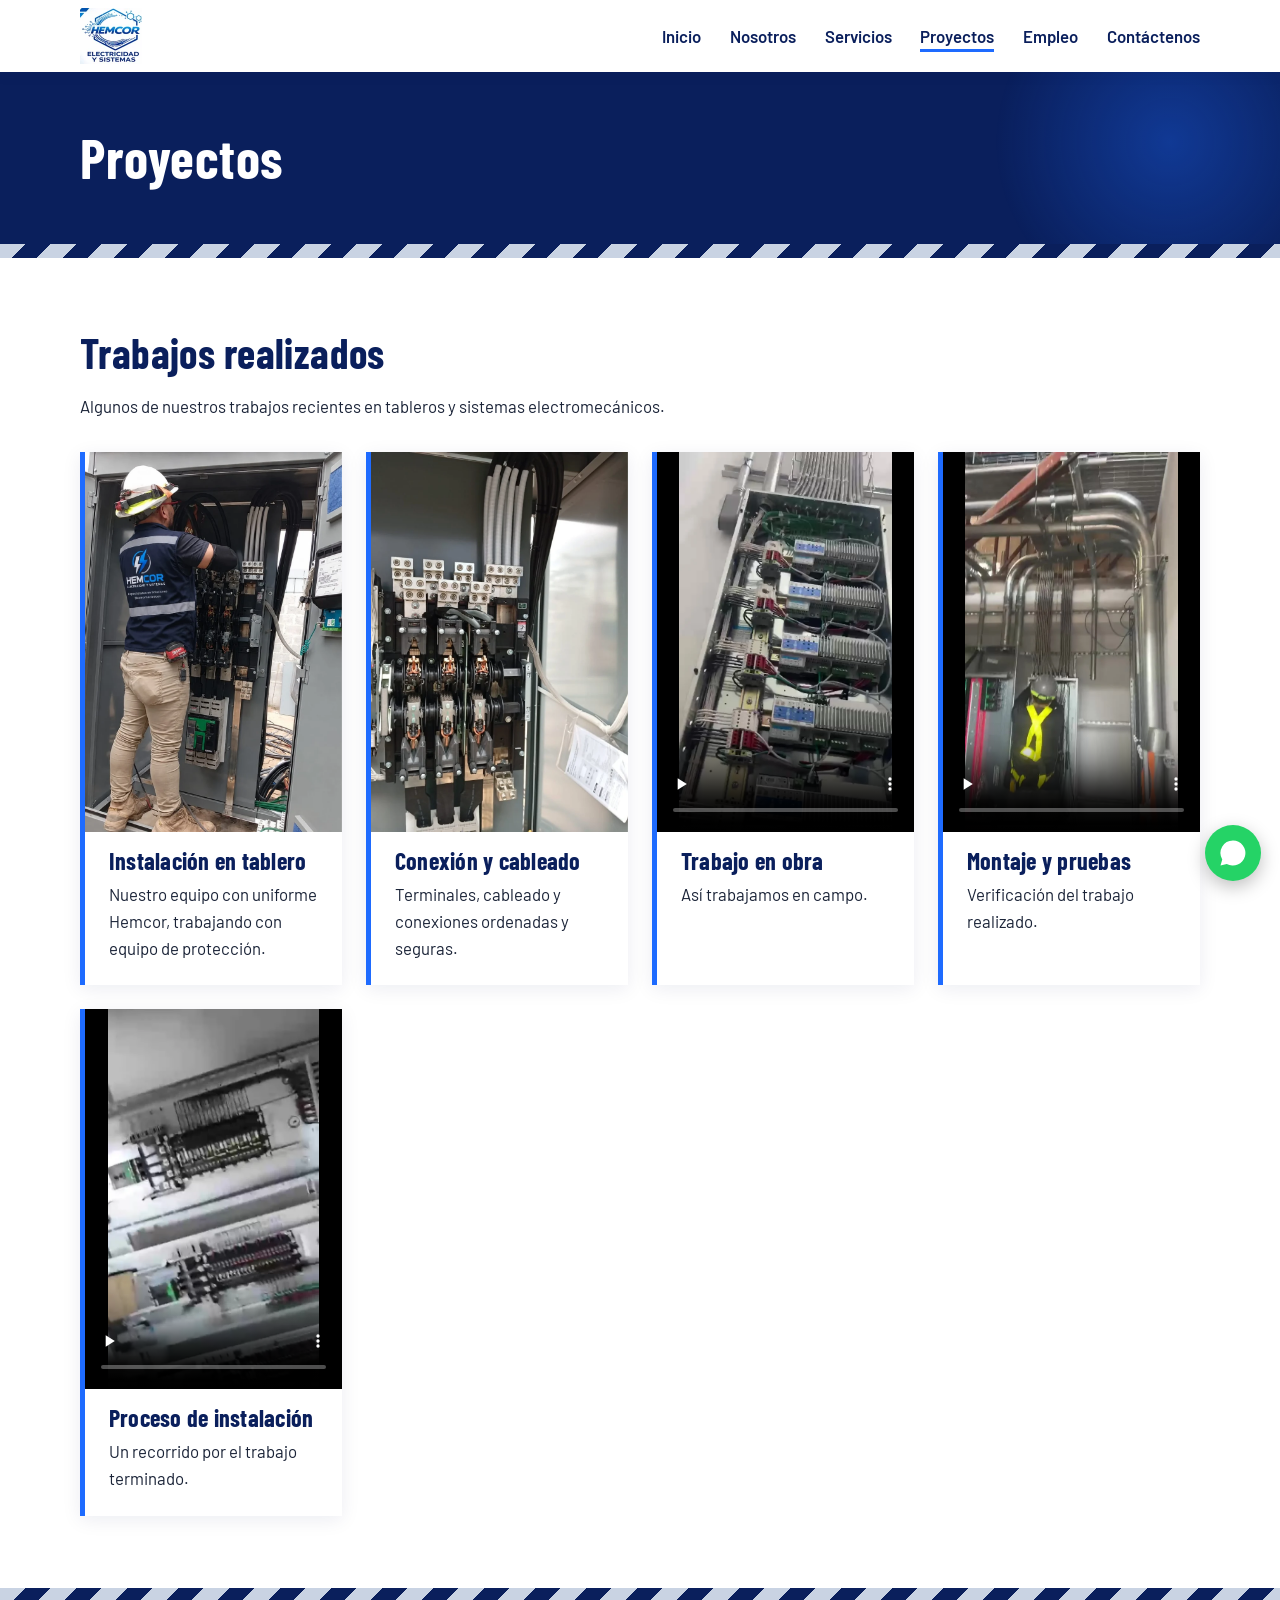
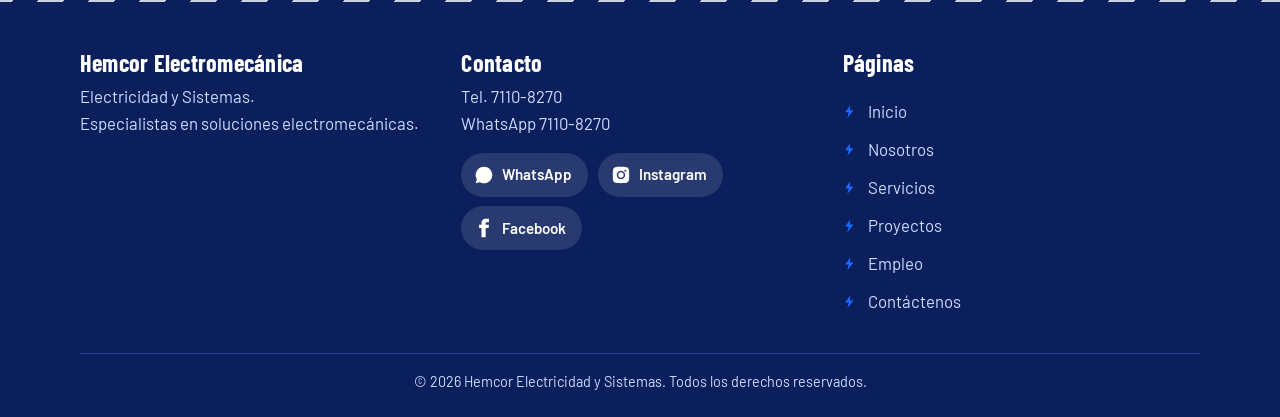
<file: proyectos.html>
<!DOCTYPE html>
<html lang="es">
<head>
<meta charset="UTF-8">
<meta name="viewport" content="width=device-width, initial-scale=1">
<title>Proyectos | Hemcor Electromecánica</title>
<meta name="description" content="Trabajos realizados por Hemcor: tableros, cableado y sistemas electromecánicos. Vea fotos y videos de nuestro trabajo en obra.">
<meta name="color-scheme" content="only light">
<meta name="theme-color" content="#0a1f5c">
<link rel="icon" type="image/png" sizes="32x32" href="images/favicon-32.png">
<link rel="apple-touch-icon" href="images/apple-touch-icon.png">
<link rel="canonical" href="https://hemcorelectromecanica.com/proyectos">
<meta property="og:type" content="website">
<meta property="og:locale" content="es_CR">
<meta property="og:site_name" content="Hemcor Electromecánica">
<meta property="og:title" content="Proyectos | Hemcor Electromecánica">
<meta property="og:description" content="Trabajos realizados por Hemcor: tableros, cableado y sistemas electromecánicos. Vea fotos y videos de nuestro trabajo en obra.">
<meta property="og:url" content="https://hemcorelectromecanica.com/proyectos">
<meta property="og:image" content="https://hemcorelectromecanica.com/images/compartir.jpg">
<meta property="og:image:width" content="1200">
<meta property="og:image:height" content="630">
<meta name="twitter:card" content="summary_large_image">
<link rel="preload" href="fonts/barlow-latin-400-normal.woff2" as="font" type="font/woff2" crossorigin>
<link rel="preload" href="fonts/barlow-condensed-latin-700-normal.woff2" as="font" type="font/woff2" crossorigin>
<link rel="stylesheet" href="css/estilos.css">
<noscript><style>.reveal{opacity:1!important;transform:none!important}</style></noscript>
</head>
<body>
<header class="cabecera"><div class="contenedor">
<a class="logo-cab" href="index.html" aria-label="Inicio"><img src="images/logo.webp" width="124" height="112" alt="Hemcor Electricidad y Sistemas"></a>
<button class="hamburguesa" aria-label="Abrir menú" aria-expanded="false">&#9776;</button>
<nav><ul class="menu"><li><a href="index.html">Inicio</a></li><li><a href="nosotros.html">Nosotros</a></li><li><a href="servicios.html">Servicios</a></li><li><a href="proyectos.html">Proyectos</a></li><li><a href="empleo.html">Empleo</a></li><li><a href="contacto.html">Contáctenos</a></li></ul></nav>
</div></header>
<main>
<section class="pagina-titulo"><div class="contenedor"><h1>Proyectos</h1></div></section><div class="banda"></div>
<section class="seccion"><div class="contenedor"><h2>Trabajos realizados</h2><p>Algunos de nuestros trabajos recientes en tableros y sistemas electromecánicos.</p>
<div class="galeria">
<div class="tarjeta reveal"><div class="foto"><img src="images/trabajo-empleado.webp" width="900" height="1197" decoding="async" alt="Técnico de Hemcor trabajando en un tablero de transferencia" loading="lazy"></div><h3>Instalación en tablero</h3><p>Nuestro equipo con uniforme Hemcor, trabajando con equipo de protección.</p></div>
<div class="tarjeta reveal"><div class="foto"><img src="images/trabajo-tablero.webp" width="900" height="1196" decoding="async" alt="Interruptor de transferencia con cableado ordenado" loading="lazy"></div><h3>Conexión y cableado</h3><p>Terminales, cableado y conexiones ordenadas y seguras.</p></div>
<div class="tarjeta reveal"><div class="video"><video controls playsinline preload="none" poster="images/video-1.webp"><source src="videos/trabajo-1.mp4" type="video/mp4"></video></div><h3>Trabajo en obra</h3><p>Así trabajamos en campo.</p></div>
<div class="tarjeta reveal"><div class="video"><video controls playsinline preload="none" poster="images/video-2.webp"><source src="videos/trabajo-2.mp4" type="video/mp4"></video></div><h3>Montaje y pruebas</h3><p>Verificación del trabajo realizado.</p></div>
<div class="tarjeta reveal"><div class="video"><video controls playsinline preload="none" poster="images/video-3.webp"><source src="videos/trabajo-3.mp4" type="video/mp4"></video></div><h3>Proceso de instalación</h3><p>Un recorrido por el trabajo terminado.</p></div>
</div></div></section>
</main>
<div class="banda"></div>
<footer class="pie"><div class="contenedor">
<div class="rejilla">
<div><h3>Hemcor Electromecánica</h3><p>Electricidad y Sistemas.<br>Especialistas en soluciones electromecánicas.</p></div>
<div><h3>Contacto</h3><p><a href="tel:+50671108270">Tel. 7110-8270</a><br><a href="https://wa.me/50671108270" target="_blank" rel="noopener">WhatsApp 7110-8270</a></p><div class="redes"><a class="wa" href="https://wa.me/50671108270" target="_blank" rel="noopener"><svg viewBox="0 0 24 24" aria-hidden="true"><path d="M17.5 14.4c-.3-.1-1.8-.9-2-1-.3-.1-.5-.1-.7.1-.2.3-.8 1-.9 1.2-.2.2-.3.2-.6.1-.3-.1-1.2-.5-2.4-1.5-.9-.8-1.5-1.8-1.6-2.1-.2-.3 0-.5.1-.6l.4-.5c.2-.2.2-.3.3-.5.1-.2 0-.4 0-.5l-.9-2.2c-.2-.6-.5-.5-.7-.5h-.6c-.2 0-.5.1-.8.4-.3.3-1 1-1 2.5s1.1 2.9 1.2 3.1c.1.2 2.1 3.2 5.1 4.5 2.5 1 3 .8 3.6.7.6-.1 1.8-.7 2-1.4.2-.7.2-1.3.2-1.4-.1-.2-.3-.3-.6-.4zM12 2a10 10 0 0 0-8.6 15.1L2 22l5-1.3A10 10 0 1 0 12 2z"/></svg><span>WhatsApp</span></a><a class="ig" href="https://www.instagram.com/hemcor_electromecanica/" target="_blank" rel="noopener"><svg viewBox="0 0 24 24" aria-hidden="true"><path d="M12 2.2c3.2 0 3.6 0 4.8.1 3.3.1 4.8 1.7 4.9 4.9.1 1.3.1 1.6.1 4.8s0 3.6-.1 4.8c-.1 3.2-1.7 4.8-4.9 4.9-1.3.1-1.6.1-4.8.1s-3.6 0-4.8-.1c-3.3-.1-4.8-1.7-4.9-4.9C2.2 15.6 2.2 15.2 2.2 12s0-3.6.1-4.8C2.4 3.9 3.9 2.4 7.2 2.3 8.4 2.2 8.8 2.2 12 2.2zM12 7a5 5 0 1 0 0 10 5 5 0 0 0 0-10zm0 8.2a3.2 3.2 0 1 1 0-6.4 3.2 3.2 0 0 1 0 6.4zm5.2-9.6a1.2 1.2 0 1 0 0 2.4 1.2 1.2 0 0 0 0-2.4z"/></svg><span>Instagram</span></a><a class="fb" href="https://www.facebook.com/profile.php?id=61596458493257" target="_blank" rel="noopener"><svg viewBox="0 0 24 24" aria-hidden="true"><path d="M14 8V6c0-.9.6-1 1-1h3V1h-4c-4 0-5 3-5 5v2H6v4h3v11h5V12h3.5l.5-4z"/></svg><span>Facebook</span></a></div></div>
<div><h3>Páginas</h3><ul class="lista"><li><a href="index.html">Inicio</a></li><li><a href="nosotros.html">Nosotros</a></li><li><a href="servicios.html">Servicios</a></li><li><a href="proyectos.html">Proyectos</a></li><li><a href="empleo.html">Empleo</a></li><li><a href="contacto.html">Contáctenos</a></li></ul></div>
</div>
<p class="copy">© 2026 Hemcor Electricidad y Sistemas. Todos los derechos reservados.</p>
</div></footer>
<a class="wa-flotante" href="https://wa.me/50671108270" target="_blank" rel="noopener" aria-label="Escríbanos por WhatsApp"><svg viewBox="0 0 24 24" aria-hidden="true"><path d="M17.5 14.4c-.3-.1-1.8-.9-2-1-.3-.1-.5-.1-.7.1-.2.3-.8 1-.9 1.2-.2.2-.3.2-.6.1-.3-.1-1.2-.5-2.4-1.5-.9-.8-1.5-1.8-1.6-2.1-.2-.3 0-.5.1-.6l.4-.5c.2-.2.2-.3.3-.5.1-.2 0-.4 0-.5l-.9-2.2c-.2-.6-.5-.5-.7-.5h-.6c-.2 0-.5.1-.8.4-.3.3-1 1-1 2.5s1.1 2.9 1.2 3.1c.1.2 2.1 3.2 5.1 4.5 2.5 1 3 .8 3.6.7.6-.1 1.8-.7 2-1.4.2-.7.2-1.3.2-1.4-.1-.2-.3-.3-.6-.4zM12 2a10 10 0 0 0-8.6 15.1L2 22l5-1.3A10 10 0 1 0 12 2z"/></svg></a>
<button class="subir" aria-label="Volver arriba">&#8593;</button>
<script src="js/main.js" defer></script>
</body>
</html>
</file>
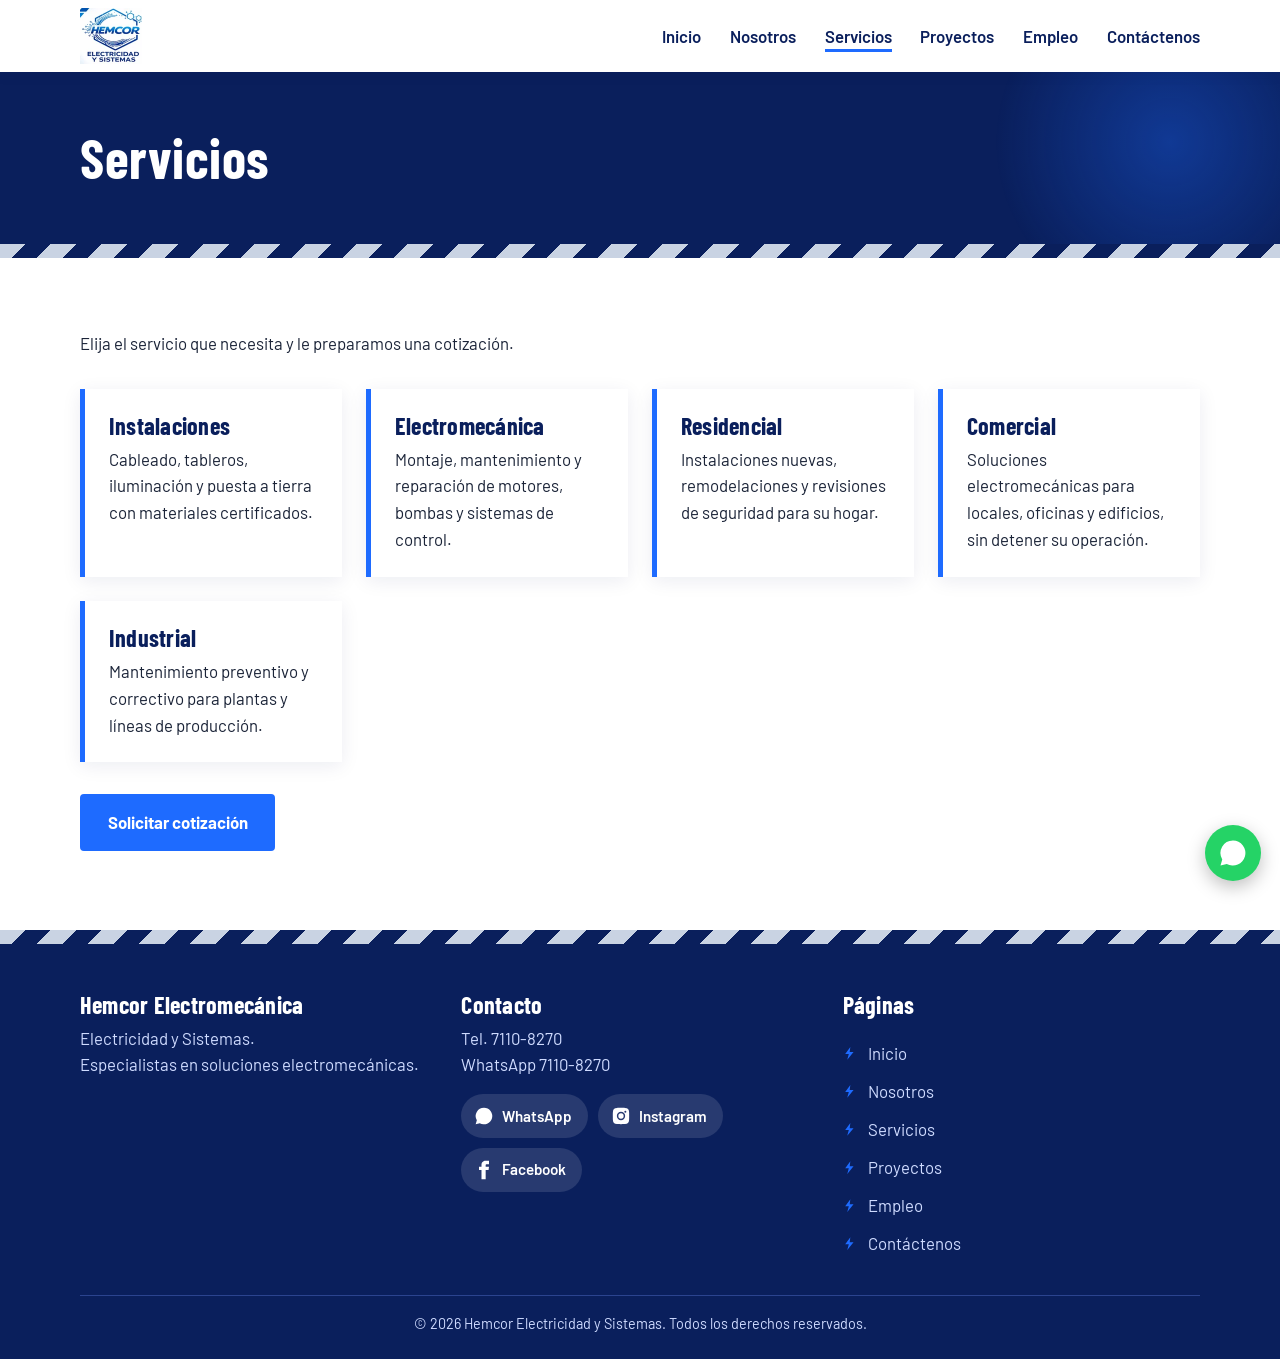
<file: servicios.html>
<!DOCTYPE html>
<html lang="es">
<head>
<meta charset="UTF-8">
<meta name="viewport" content="width=device-width, initial-scale=1">
<title>Servicios | Hemcor Electromecánica</title>
<meta name="description" content="Servicios de Hemcor: instalaciones eléctricas, electromecánica, mantenimiento residencial, comercial e industrial. Solicite su cotización.">
<meta name="color-scheme" content="only light">
<meta name="theme-color" content="#0a1f5c">
<link rel="icon" type="image/png" sizes="32x32" href="images/favicon-32.png">
<link rel="apple-touch-icon" href="images/apple-touch-icon.png">
<link rel="canonical" href="https://hemcorelectromecanica.com/servicios">
<meta property="og:type" content="website">
<meta property="og:locale" content="es_CR">
<meta property="og:site_name" content="Hemcor Electromecánica">
<meta property="og:title" content="Servicios | Hemcor Electromecánica">
<meta property="og:description" content="Servicios de Hemcor: instalaciones eléctricas, electromecánica, mantenimiento residencial, comercial e industrial. Solicite su cotización.">
<meta property="og:url" content="https://hemcorelectromecanica.com/servicios">
<meta property="og:image" content="https://hemcorelectromecanica.com/images/compartir.jpg">
<meta property="og:image:width" content="1200">
<meta property="og:image:height" content="630">
<meta name="twitter:card" content="summary_large_image">
<link rel="preload" href="fonts/barlow-latin-400-normal.woff2" as="font" type="font/woff2" crossorigin>
<link rel="preload" href="fonts/barlow-condensed-latin-700-normal.woff2" as="font" type="font/woff2" crossorigin>
<link rel="stylesheet" href="css/estilos.css">
<noscript><style>.reveal{opacity:1!important;transform:none!important}</style></noscript>
</head>
<body>
<header class="cabecera"><div class="contenedor">
<a class="logo-cab" href="index.html" aria-label="Inicio"><img src="images/logo.webp" width="124" height="112" alt="Hemcor Electricidad y Sistemas"></a>
<button class="hamburguesa" aria-label="Abrir menú" aria-expanded="false">&#9776;</button>
<nav><ul class="menu"><li><a href="index.html">Inicio</a></li><li><a href="nosotros.html">Nosotros</a></li><li><a href="servicios.html">Servicios</a></li><li><a href="proyectos.html">Proyectos</a></li><li><a href="empleo.html">Empleo</a></li><li><a href="contacto.html">Contáctenos</a></li></ul></nav>
</div></header>
<main>
<section class="pagina-titulo"><div class="contenedor"><h1>Servicios</h1></div></section><div class="banda"></div>
<section class="seccion"><div class="contenedor"><p>Elija el servicio que necesita y le preparamos una cotización.</p><div class="rejilla"><div class="tarjeta reveal"><h3>Instalaciones</h3><p>Cableado, tableros, iluminación y puesta a tierra con materiales certificados.</p></div><div class="tarjeta reveal"><h3>Electromecánica</h3><p>Montaje, mantenimiento y reparación de motores, bombas y sistemas de control.</p></div><div class="tarjeta reveal"><h3>Residencial</h3><p>Instalaciones nuevas, remodelaciones y revisiones de seguridad para su hogar.</p></div><div class="tarjeta reveal"><h3>Comercial</h3><p>Soluciones electromecánicas para locales, oficinas y edificios, sin detener su operación.</p></div><div class="tarjeta reveal"><h3>Industrial</h3><p>Mantenimiento preventivo y correctivo para plantas y líneas de producción.</p></div></div>
<p style="margin-top:2rem"><a class="btn" href="contacto.html">Solicitar cotización</a></p></div></section>
</main>
<div class="banda"></div>
<footer class="pie"><div class="contenedor">
<div class="rejilla">
<div><h3>Hemcor Electromecánica</h3><p>Electricidad y Sistemas.<br>Especialistas en soluciones electromecánicas.</p></div>
<div><h3>Contacto</h3><p><a href="tel:+50671108270">Tel. 7110-8270</a><br><a href="https://wa.me/50671108270" target="_blank" rel="noopener">WhatsApp 7110-8270</a></p><div class="redes"><a class="wa" href="https://wa.me/50671108270" target="_blank" rel="noopener"><svg viewBox="0 0 24 24" aria-hidden="true"><path d="M17.5 14.4c-.3-.1-1.8-.9-2-1-.3-.1-.5-.1-.7.1-.2.3-.8 1-.9 1.2-.2.2-.3.2-.6.1-.3-.1-1.2-.5-2.4-1.5-.9-.8-1.5-1.8-1.6-2.1-.2-.3 0-.5.1-.6l.4-.5c.2-.2.2-.3.3-.5.1-.2 0-.4 0-.5l-.9-2.2c-.2-.6-.5-.5-.7-.5h-.6c-.2 0-.5.1-.8.4-.3.3-1 1-1 2.5s1.1 2.9 1.2 3.1c.1.2 2.1 3.2 5.1 4.5 2.5 1 3 .8 3.6.7.6-.1 1.8-.7 2-1.4.2-.7.2-1.3.2-1.4-.1-.2-.3-.3-.6-.4zM12 2a10 10 0 0 0-8.6 15.1L2 22l5-1.3A10 10 0 1 0 12 2z"/></svg><span>WhatsApp</span></a><a class="ig" href="https://www.instagram.com/hemcor_electromecanica/" target="_blank" rel="noopener"><svg viewBox="0 0 24 24" aria-hidden="true"><path d="M12 2.2c3.2 0 3.6 0 4.8.1 3.3.1 4.8 1.7 4.9 4.9.1 1.3.1 1.6.1 4.8s0 3.6-.1 4.8c-.1 3.2-1.7 4.8-4.9 4.9-1.3.1-1.6.1-4.8.1s-3.6 0-4.8-.1c-3.3-.1-4.8-1.7-4.9-4.9C2.2 15.6 2.2 15.2 2.2 12s0-3.6.1-4.8C2.4 3.9 3.9 2.4 7.2 2.3 8.4 2.2 8.8 2.2 12 2.2zM12 7a5 5 0 1 0 0 10 5 5 0 0 0 0-10zm0 8.2a3.2 3.2 0 1 1 0-6.4 3.2 3.2 0 0 1 0 6.4zm5.2-9.6a1.2 1.2 0 1 0 0 2.4 1.2 1.2 0 0 0 0-2.4z"/></svg><span>Instagram</span></a><a class="fb" href="https://www.facebook.com/profile.php?id=61596458493257" target="_blank" rel="noopener"><svg viewBox="0 0 24 24" aria-hidden="true"><path d="M14 8V6c0-.9.6-1 1-1h3V1h-4c-4 0-5 3-5 5v2H6v4h3v11h5V12h3.5l.5-4z"/></svg><span>Facebook</span></a></div></div>
<div><h3>Páginas</h3><ul class="lista"><li><a href="index.html">Inicio</a></li><li><a href="nosotros.html">Nosotros</a></li><li><a href="servicios.html">Servicios</a></li><li><a href="proyectos.html">Proyectos</a></li><li><a href="empleo.html">Empleo</a></li><li><a href="contacto.html">Contáctenos</a></li></ul></div>
</div>
<p class="copy">© 2026 Hemcor Electricidad y Sistemas. Todos los derechos reservados.</p>
</div></footer>
<a class="wa-flotante" href="https://wa.me/50671108270" target="_blank" rel="noopener" aria-label="Escríbanos por WhatsApp"><svg viewBox="0 0 24 24" aria-hidden="true"><path d="M17.5 14.4c-.3-.1-1.8-.9-2-1-.3-.1-.5-.1-.7.1-.2.3-.8 1-.9 1.2-.2.2-.3.2-.6.1-.3-.1-1.2-.5-2.4-1.5-.9-.8-1.5-1.8-1.6-2.1-.2-.3 0-.5.1-.6l.4-.5c.2-.2.2-.3.3-.5.1-.2 0-.4 0-.5l-.9-2.2c-.2-.6-.5-.5-.7-.5h-.6c-.2 0-.5.1-.8.4-.3.3-1 1-1 2.5s1.1 2.9 1.2 3.1c.1.2 2.1 3.2 5.1 4.5 2.5 1 3 .8 3.6.7.6-.1 1.8-.7 2-1.4.2-.7.2-1.3.2-1.4-.1-.2-.3-.3-.6-.4zM12 2a10 10 0 0 0-8.6 15.1L2 22l5-1.3A10 10 0 1 0 12 2z"/></svg></a>
<button class="subir" aria-label="Volver arriba">&#8593;</button>
<script src="js/main.js" defer></script>
</body>
</html>
</file>
<file: css/estilos.css>
@font-face{font-family:'Barlow';font-style:normal;font-weight:400;font-display:swap;src:url(../fonts/barlow-latin-400-normal.woff2) format('woff2')}
@font-face{font-family:'Barlow';font-style:normal;font-weight:600;font-display:swap;src:url(../fonts/barlow-latin-600-normal.woff2) format('woff2')}
@font-face{font-family:'Barlow';font-style:normal;font-weight:700;font-display:swap;src:url(../fonts/barlow-latin-700-normal.woff2) format('woff2')}
@font-face{font-family:'Barlow Condensed';font-style:normal;font-weight:700;font-display:swap;src:url(../fonts/barlow-condensed-latin-700-normal.woff2) format('woff2')}
:root{--navy:#0a1f5c;--azul:#1e6bff;--cielo:#eaf2ff;--reflej:#c9d3e3;--texto:#1b2438;--blanco:#fff}
*{box-sizing:border-box;margin:0;padding:0}
html{scroll-behavior:smooth}
body{font-family:'Barlow',sans-serif;color:var(--texto);line-height:1.6;font-size:1.05rem}
h1,h2,h3{font-family:'Barlow Condensed',sans-serif;line-height:1.1;color:var(--navy);letter-spacing:.01em}
h1{font-size:clamp(2.4rem,6vw,4.2rem)}h2{font-size:clamp(1.9rem,4vw,2.6rem);margin-bottom:.6rem}h3{font-size:1.5rem;margin-bottom:.4rem}
img{max-width:100%;display:block}a{color:inherit}
:focus-visible{outline:3px solid var(--azul);outline-offset:2px}
.contenedor{width:min(1120px,92%);margin:auto}
.seccion{padding:4.5rem 0}.seccion.alt{background:var(--cielo)}
.banda{height:14px;background:repeating-linear-gradient(135deg,var(--reflej) 0 18px,var(--navy) 18px 36px)}
/* cabecera */
.cabecera{position:sticky;top:0;z-index:50;background:var(--blanco);box-shadow:0 2px 12px rgba(10,31,92,.12)}
.cabecera .contenedor{display:flex;align-items:center;justify-content:space-between;padding:.5rem 0}
.cabecera img{height:56px;width:auto}
.menu{display:flex;gap:1.8rem;list-style:none}
.menu a{text-decoration:none;font-weight:600;color:var(--navy);padding:.3rem 0;border-bottom:3px solid transparent}
.menu a:hover,.menu a.activo{border-color:var(--azul)}
.hamburguesa{display:none;background:none;border:0;font-size:2rem;color:var(--navy);cursor:pointer}
/* hero */
.hero{background:linear-gradient(120deg,var(--navy) 55%,#123a9c);color:var(--blanco);padding:5rem 0}
.hero .contenedor{display:grid;grid-template-columns:1.1fr .9fr;gap:3rem;align-items:center}
.hero h1{color:var(--blanco)}.hero p{margin:1.2rem 0 2rem;max-width:34em;color:#dbe6ff}
.hero img{border-radius:10px;box-shadow:0 20px 50px rgba(0,0,0,.4)}
.pagina-titulo{background:var(--navy);color:var(--blanco);padding:3.5rem 0}.pagina-titulo h1{color:var(--blanco);font-size:clamp(2.2rem,5vw,3.4rem)}
.botones{display:flex;gap:.8rem;flex-wrap:wrap}
.btn{display:inline-block;padding:.8rem 1.6rem;background:var(--azul);color:var(--blanco);font-weight:700;text-decoration:none;border-radius:4px;border:2px solid var(--azul);cursor:pointer;font:inherit;font-weight:700;transition:background .2s}
.btn:hover{background:var(--blanco);color:var(--azul)}
.btn.claro{background:transparent;border-color:var(--blanco)}.btn.claro:hover{background:var(--blanco);color:var(--navy)}
/* rejillas */
.rejilla{display:grid;grid-template-columns:repeat(auto-fit,minmax(240px,1fr));gap:1.5rem;margin-top:2rem}
.tarjeta{background:var(--blanco);border-left:5px solid var(--azul);padding:1.5rem;box-shadow:0 4px 18px rgba(10,31,92,.08)}
.dos{display:grid;grid-template-columns:1fr 1fr;gap:3rem;align-items:center}
.dos img{border-radius:10px}
.lista{list-style:none;margin-top:1rem}.lista li{padding:.35rem 0 .35rem 1.6rem;position:relative}
.lista li::before{content:"";position:absolute;left:0;top:.8rem;width:.8rem;height:.8rem;background:var(--azul);clip-path:polygon(60% 0,20% 55%,48% 55%,36% 100%,85% 40%,55% 40%)}
.cifras{display:flex;gap:2.5rem;flex-wrap:wrap;margin-top:2rem}.cifras strong{display:block;font:700 2.6rem 'Barlow Condensed';color:var(--azul)}
/* formulario */
form{display:grid;gap:1rem}label{font-weight:600;color:var(--navy)}
input,textarea,select{width:100%;padding:.75rem;border:2px solid var(--reflej);border-radius:4px;font:inherit}
input:focus,textarea:focus,select:focus{border-color:var(--azul);outline:none}
.aviso{color:#0a7a3b;font-weight:600;min-height:1.5em}
/* pie */
.pie{background:var(--navy);color:#cfdbff;padding:3rem 0 1.5rem}
.pie .rejilla{margin-top:0}.pie h3{color:var(--blanco)}.pie a{text-decoration:none}.pie a:hover{text-decoration:underline}
.copy{border-top:1px solid #2b448f;margin-top:2rem;padding-top:1rem;font-size:.9rem;text-align:center}
.subir{position:fixed;right:1.2rem;bottom:1.2rem;width:48px;height:48px;border-radius:50%;border:0;background:var(--azul);color:#fff;font-size:1.4rem;cursor:pointer;opacity:0;pointer-events:none;transition:opacity .3s}
.subir.visible{opacity:1;pointer-events:auto}
.reveal{opacity:0;transform:translateY(16px);transition:.6s}.reveal.visible{opacity:1;transform:none}

/* fotos con movimiento */
.foto{overflow:hidden;border-radius:10px;box-shadow:0 20px 50px rgba(10,31,92,.25)}
.foto img{width:100%;border-radius:0;box-shadow:none;transition:transform .8s cubic-bezier(.2,.7,.2,1);will-change:transform}
.foto:hover img{transform:scale(1.08)}
.hero .foto{box-shadow:0 20px 50px rgba(0,0,0,.4)}
.hero .foto img{box-shadow:none;border-radius:0}
.flota{animation:flotar 6s ease-in-out infinite}
@keyframes flotar{0%,100%{transform:translateY(0)}50%{transform:translateY(-12px)}}
.hero .contenedor>div:first-child{animation:entra-izq 1s both}
.hero .foto{animation:entra-der 1s .15s both,flotar 6s 1.2s ease-in-out infinite}
@keyframes entra-izq{from{opacity:0;transform:translateX(-40px)}}
@keyframes entra-der{from{opacity:0;transform:translateX(50px) scale(.95)}}
.reveal.der{transform:translateX(50px) scale(.96)}.reveal.der.visible{transform:none}
.tarjeta .foto{margin:-1.5rem -1.5rem 1rem;border-radius:0;box-shadow:none}
.tarjeta .foto img{height:210px;object-fit:cover}
.btn{transition:background .2s,transform .2s}.btn:hover{transform:translateY(-2px)}
.galeria{display:grid;grid-template-columns:repeat(auto-fit,minmax(260px,1fr));gap:1.5rem;margin-top:2rem}
.galeria .tarjeta{display:flex;flex-direction:column}
.galeria .foto img{height:380px;object-fit:cover;object-position:center top}
.video{margin:-1.5rem -1.5rem 1rem;background:#000}
.video video{width:100%;height:380px;object-fit:contain;display:block;background:#000}
/* obra gris */
.obra{background:linear-gradient(120deg,var(--navy) 55%,#123a9c);color:var(--blanco);text-align:center}
.obra h2{color:var(--blanco)}.obra p{max-width:40em;margin:.5rem auto 1.8rem;color:#dbe6ff}

/* ===== movimiento sutil ===== */
/* barra de progreso de lectura */
.progreso{position:fixed;top:0;left:0;height:3px;width:100%;background:linear-gradient(90deg,var(--azul),#6fa8ff);transform-origin:left;transform:scaleX(0);z-index:100}
/* cabecera que se compacta */
.cabecera{transition:box-shadow .3s,background .3s}.cabecera img{transition:height .3s}
.cabecera.compacta img{height:46px}.cabecera.compacta{box-shadow:0 4px 18px rgba(10,31,92,.2)}
/* menú: subrayado que se dibuja */
.menu a{position:relative;border-bottom:0;transition:color .2s}
.menu a::after{content:"";position:absolute;left:0;right:0;bottom:-2px;height:3px;background:var(--azul);transform:scaleX(0);transform-origin:left;transition:transform .3s}
.menu a:hover::after,.menu a.activo::after{transform:scaleX(1)}
/* franjas de seguridad en movimiento lento */
.banda{background-size:51px 100%;animation:franja 3s linear infinite}
@keyframes franja{to{background-position:51px 0}}
/* fondo del hero con brillo que respira */
.hero,.obra{position:relative;overflow:hidden;background-size:140% 140%;animation:fondo 14s ease-in-out infinite alternate}
@keyframes fondo{from{background-position:0 50%}to{background-position:100% 50%}}
.hero::before,.hero::after,.obra::before{content:"";position:absolute;border-radius:50%;pointer-events:none;background:radial-gradient(circle,rgba(30,107,255,.35),transparent 65%)}
.hero::before{width:520px;height:520px;right:-120px;top:-160px;animation:orbe 11s ease-in-out infinite alternate}
.hero::after{width:380px;height:380px;left:-100px;bottom:-180px;animation:orbe 14s ease-in-out infinite alternate-reverse}
.obra::before{width:460px;height:460px;left:50%;top:-200px;margin-left:-230px;animation:orbe 12s ease-in-out infinite alternate}
@keyframes orbe{from{transform:translate(0,0) scale(1)}to{transform:translate(-40px,30px) scale(1.25)}}
.hero .contenedor,.obra .contenedor{position:relative;z-index:1}
/* títulos con línea que se dibuja */
.seccion h2{position:relative;padding-bottom:.5rem}
.seccion h2::after{content:"";position:absolute;left:0;bottom:0;width:64px;height:4px;background:var(--azul);border-radius:2px;transform:scaleX(0);transform-origin:left;transition:transform .8s .3s}
.reveal.visible h2::after,.seccion .contenedor>h2.visible::after{transform:scaleX(1)}
.obra h2::after{left:50%;margin-left:-32px}
.pagina-titulo h1{animation:entra-izq .9s both}
.pagina-titulo{position:relative;overflow:hidden}
.pagina-titulo::after{content:"";position:absolute;right:-80px;top:-120px;width:380px;height:380px;border-radius:50%;background:radial-gradient(circle,rgba(30,107,255,.35),transparent 65%);animation:orbe 10s ease-in-out infinite alternate}
/* tarjetas */
.tarjeta{transition:transform .35s,box-shadow .35s,border-color .35s}
.tarjeta:hover{transform:translateY(-6px);box-shadow:0 14px 30px rgba(10,31,92,.18)}
.tarjeta h3{transition:color .25s}.tarjeta:hover h3{color:var(--azul)}
.reveal{transition:opacity .7s,transform .7s}
.reveal.izq{transform:translateX(-50px)}.reveal.izq.visible{transform:none}
/* botones con brillo */
.btn{position:relative;overflow:hidden}
.btn::after{content:"";position:absolute;top:0;left:-80%;width:50%;height:100%;background:linear-gradient(100deg,transparent,rgba(255,255,255,.45),transparent);transform:skewX(-20deg);transition:left .6s}
.btn:hover::after{left:130%}
.hero .btn:not(.claro){animation:pulso 2.8s 2s ease-in-out infinite}
@keyframes pulso{0%,100%{box-shadow:0 0 0 0 rgba(30,107,255,.55)}50%{box-shadow:0 0 0 12px rgba(30,107,255,0)}}
/* iconos de lista y botón subir */
.lista li::before{transition:transform .3s}.lista li:hover::before{transform:scale(1.4) rotate(-8deg)}
.subir{transition:opacity .3s,transform .3s}.subir.visible{animation:rebote 2.4s 1s ease-in-out infinite}.subir:hover{transform:scale(1.12)}
@keyframes rebote{0%,100%{transform:translateY(0)}50%{transform:translateY(-5px)}}
/* fotos: brillo al pasar el mouse */
.foto{position:relative;transform-style:preserve-3d;transition:transform .2s ease-out,box-shadow .3s}
.foto::after{content:"";position:absolute;inset:0;background:linear-gradient(120deg,transparent 40%,rgba(255,255,255,.25) 50%,transparent 60%);transform:translateX(-100%);transition:transform .9s;pointer-events:none}
.foto:hover::after{transform:translateX(100%)}
/* cifras y pie */
.cifras strong{font-variant-numeric:tabular-nums}
.pie a{transition:color .2s,padding-left .2s}.pie .lista a:hover{padding-left:6px;color:#fff;text-decoration:none}
.logo-cab{display:inline-block}.logo-cab:hover img{animation:giro .8s}
@keyframes giro{30%{transform:scale(1.08) rotate(-3deg)}60%{transform:scale(1.04) rotate(2deg)}}
@media(max-width:820px){
 .hamburguesa{display:block}
 .menu{display:none;position:absolute;top:100%;right:0;left:0;background:var(--blanco);flex-direction:column;gap:0;padding:1rem 4%;box-shadow:0 10px 20px rgba(0,0,0,.15)}
 .menu.abierto{display:flex}.menu a{display:block;padding:.7rem 0}
 .hero .contenedor,.dos{grid-template-columns:1fr}
}
@media(prefers-reduced-motion:reduce){*{scroll-behavior:auto!important;animation:none!important}.foto img{transition:none!important;transform:none!important}.progreso{display:none}.tarjeta:hover{transform:none}.reveal{opacity:1;transform:none;transition:none}}

/* ===== mejoras: redes, WhatsApp, móvil ===== */
.redes{display:flex;gap:.6rem;margin-top:1rem}
.redes a{display:inline-flex;align-items:center;justify-content:center;width:44px;height:44px;border-radius:50%;background:rgba(255,255,255,.1);transition:background .25s,transform .25s}
.redes a:hover{background:var(--azul);transform:translateY(-3px)}
.redes svg{width:20px;height:20px;fill:#fff}
.wa-flotante{position:fixed;right:1.2rem;bottom:1.2rem;z-index:60;width:56px;height:56px;border-radius:50%;background:#25d366;display:flex;align-items:center;justify-content:center;box-shadow:0 6px 18px rgba(0,0,0,.25);transition:transform .25s}
.wa-flotante:hover{transform:scale(1.1)}
.wa-flotante svg{width:30px;height:30px;fill:#fff}
.subir{bottom:5.2rem;z-index:60}
.hamburguesa{width:48px;height:48px;line-height:1}
.galeria video{background:#000}
@media(max-width:820px){
 .menu a{font-size:1.1rem;padding:.85rem 0;border-bottom:1px solid var(--cielo)}
 .menu a::after{display:none}.menu a.activo{color:var(--azul)}
 .hero{padding:3rem 0}.hero .contenedor{gap:2rem}.hero p{margin:1rem 0 1.5rem}
 .seccion{padding:3rem 0}.pagina-titulo{padding:2.5rem 0}
 .dos{gap:2rem}
 .cabecera img{height:48px}.cabecera.compacta img{height:42px}
}
@media(max-width:480px){
 .botones .btn{flex:1 1 100%;text-align:center}
 .galeria{grid-template-columns:1fr}
 .galeria .foto img,.video video{height:420px}
 .cifras{gap:1.5rem}
}
/* evita scroll horizontal por animaciones que entran de lado */
.seccion{overflow-x:hidden;overflow-x:clip}
/* botón del menú alineado a la derecha en móvil */
@media(max-width:820px){.hamburguesa{margin-left:auto}}
/* con "reducir movimiento" todo el contenido se muestra en su lugar */
@media(prefers-reduced-motion:reduce){.reveal,.reveal.izq,.reveal.der{opacity:1;transform:none}}
/* ===== correcciones ===== */
/* las imágenes mantienen su proporción (no se estiran) */
img{height:auto}
/* siempre fondo claro y texto legible, aunque el navegador esté en modo oscuro */
:root{color-scheme:only light}
html,body{background:#fff;color:var(--texto)}
/* la tarjeta del inicio no se amplía al pasar el mouse para que el texto se lea nítido */
.hero .foto:hover img{transform:none}
.hero .foto::after{display:none}
/* botones de redes con nombre */
.redes{display:flex;flex-wrap:wrap;gap:.6rem;margin-top:1rem}
.redes a{width:auto;height:44px;padding:0 1rem 0 .8rem;gap:.5rem;border-radius:999px;color:#fff;font-weight:600;font-size:.95rem;text-decoration:none!important;background:rgba(255,255,255,.12)}
.redes a span{line-height:1}
.redes a.wa:hover{background:#25d366}
.redes a.ig:hover{background:linear-gradient(45deg,#f58529,#dd2a7b,#8134af)}
.redes a.fb:hover{background:#1877f2}
.pie .redes a:hover{padding-left:.8rem;color:#fff}
.siganos{margin:1.6rem 0 0!important;font-size:.9rem;color:#b9c8ee!important}
.redes-hero{margin-top:.5rem}
.redes.en-claro{margin-top:1.5rem}
.redes.en-claro a{background:var(--cielo);color:var(--navy)}
.redes.en-claro svg{fill:var(--navy)}
.redes.en-claro a:hover,.redes.en-claro a:hover svg{color:#fff;fill:#fff}
@media(max-width:480px){.redes{gap:.45rem}.redes a{padding:0 .75rem 0 .6rem;gap:.4rem;font-size:.9rem}.redes svg{width:18px;height:18px}}
</file>
